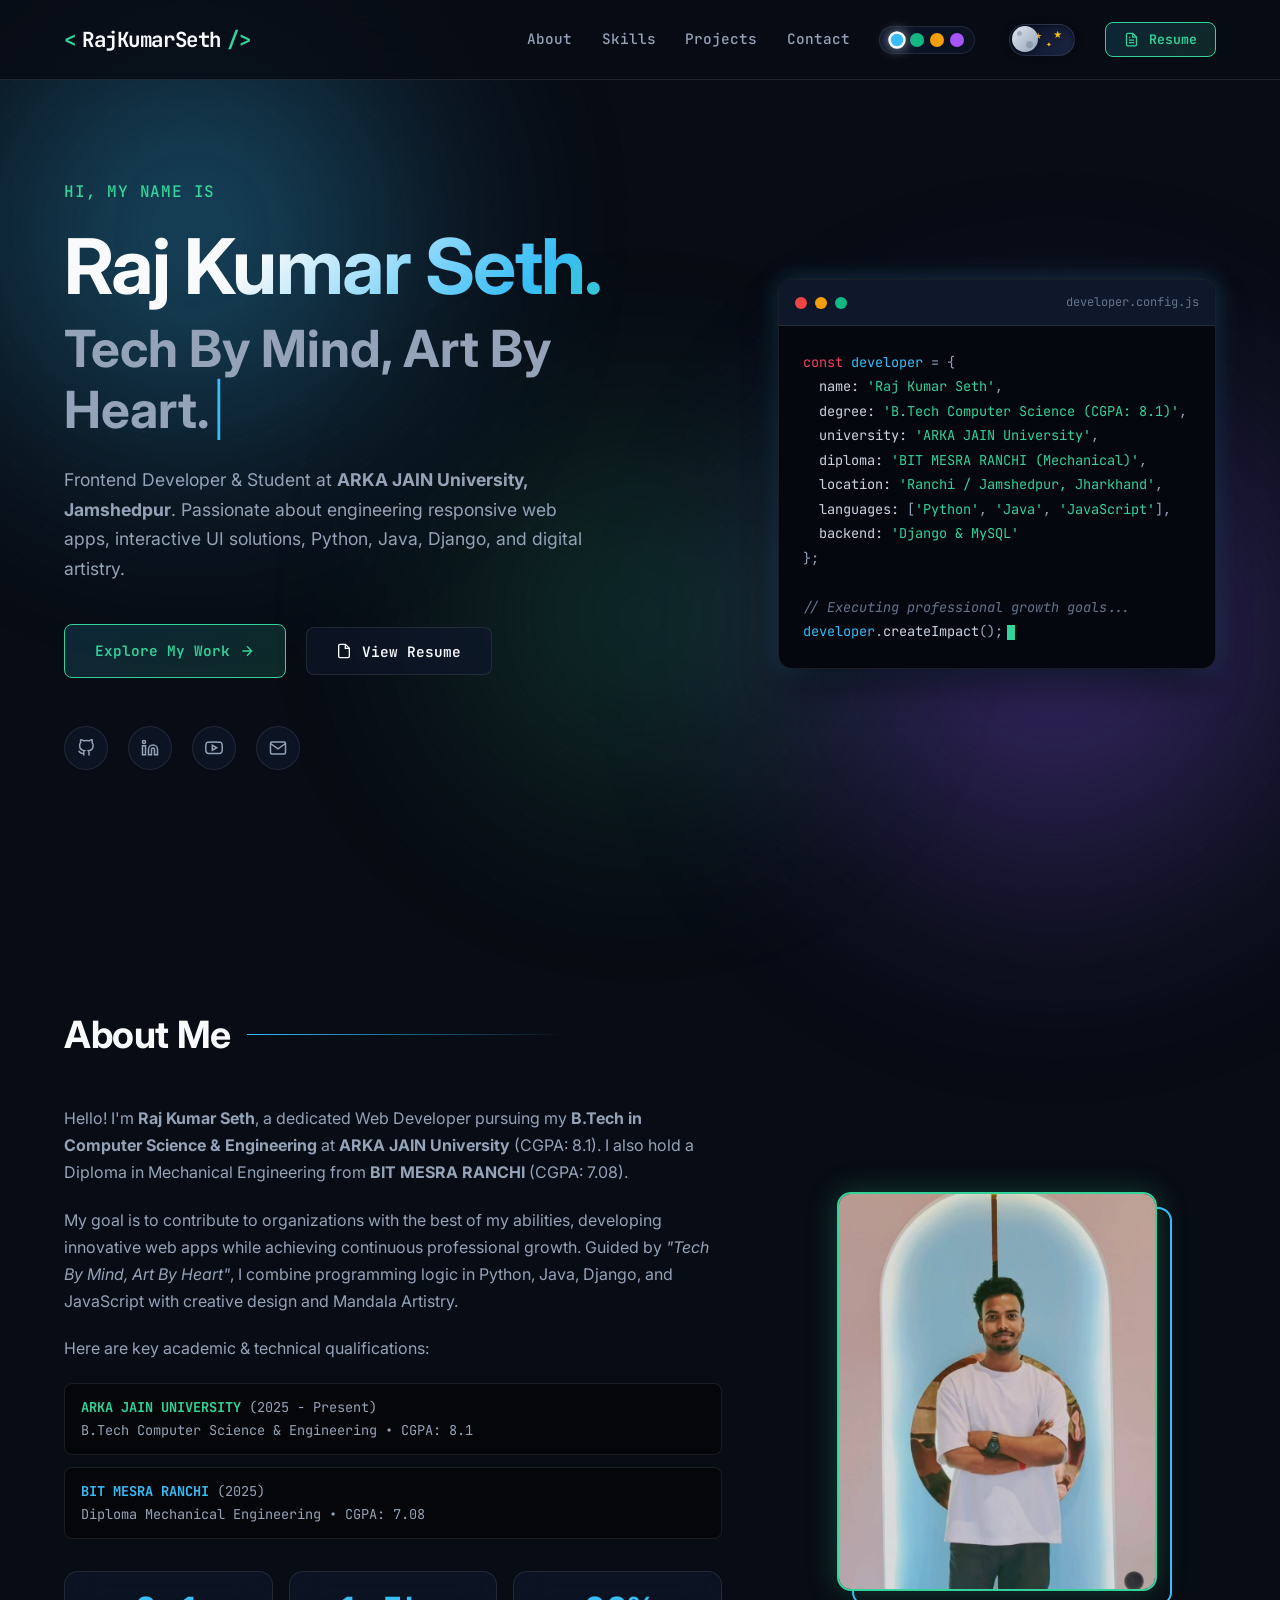
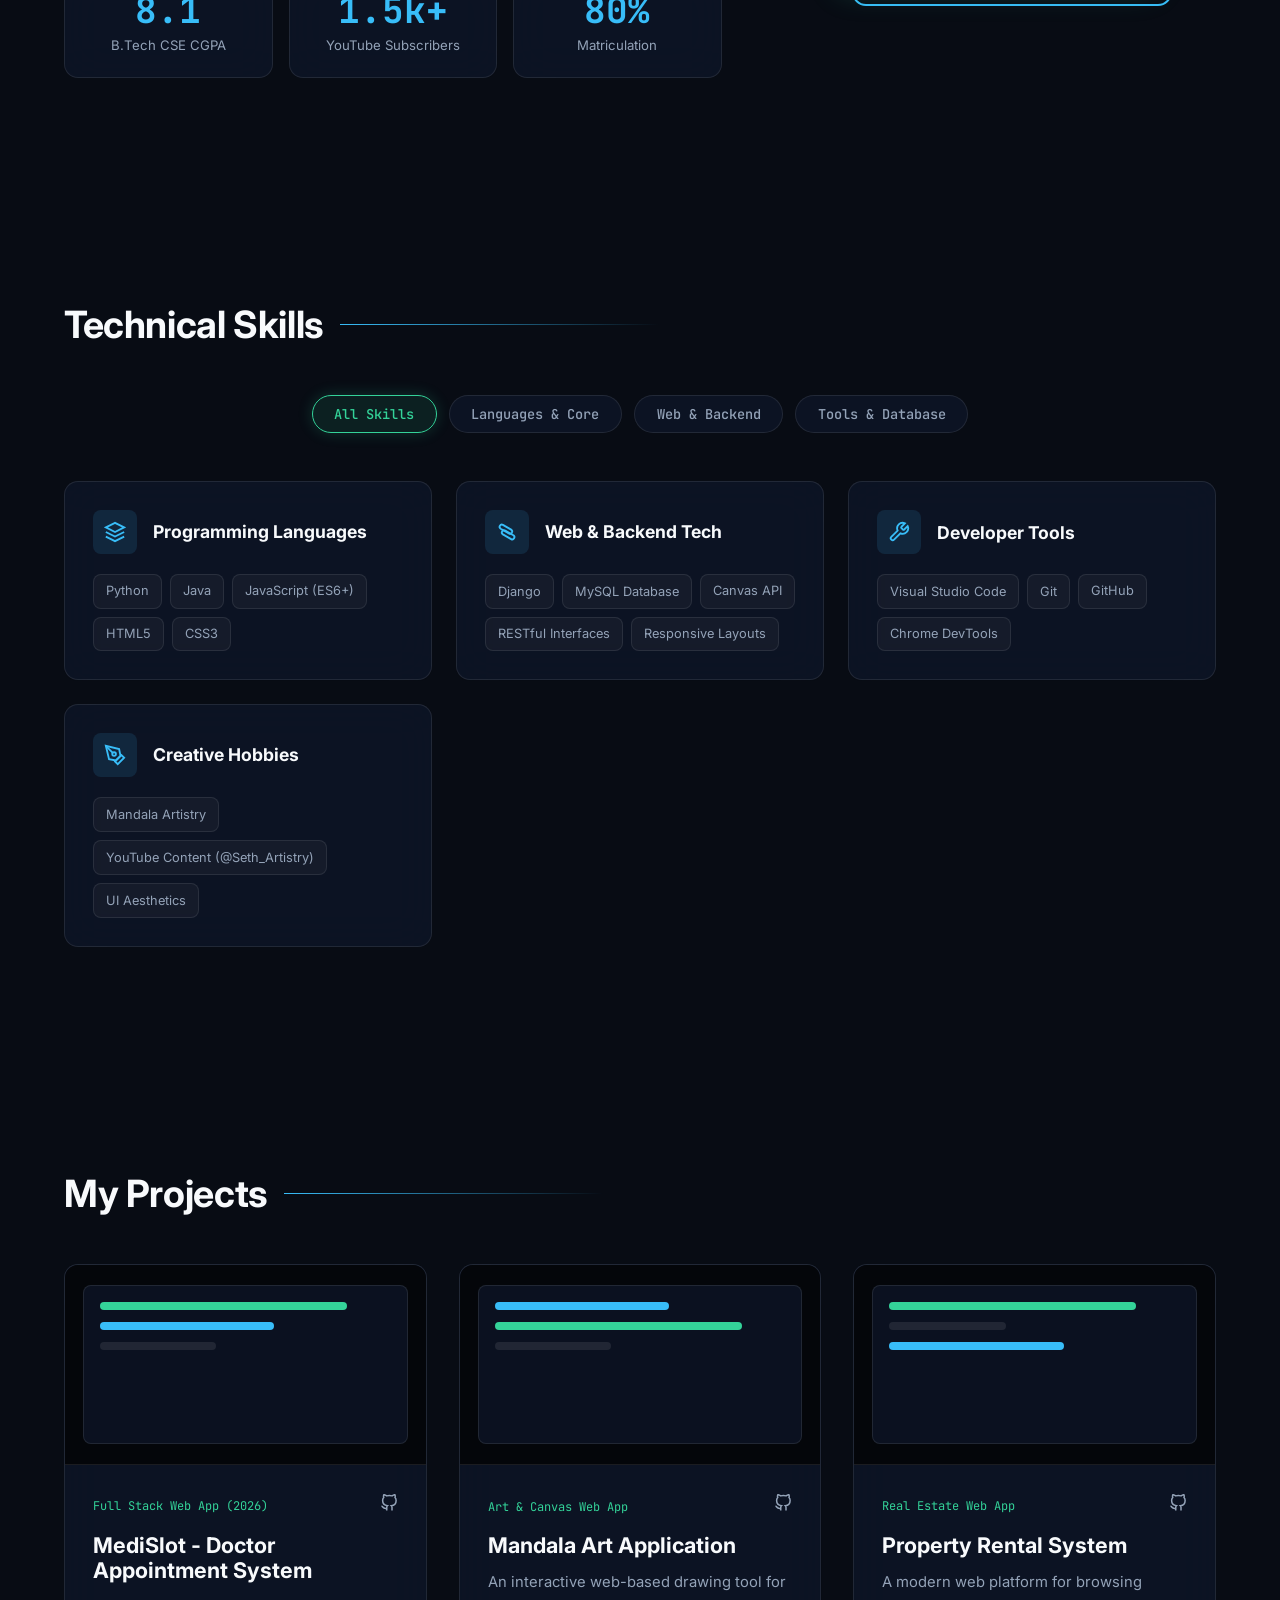
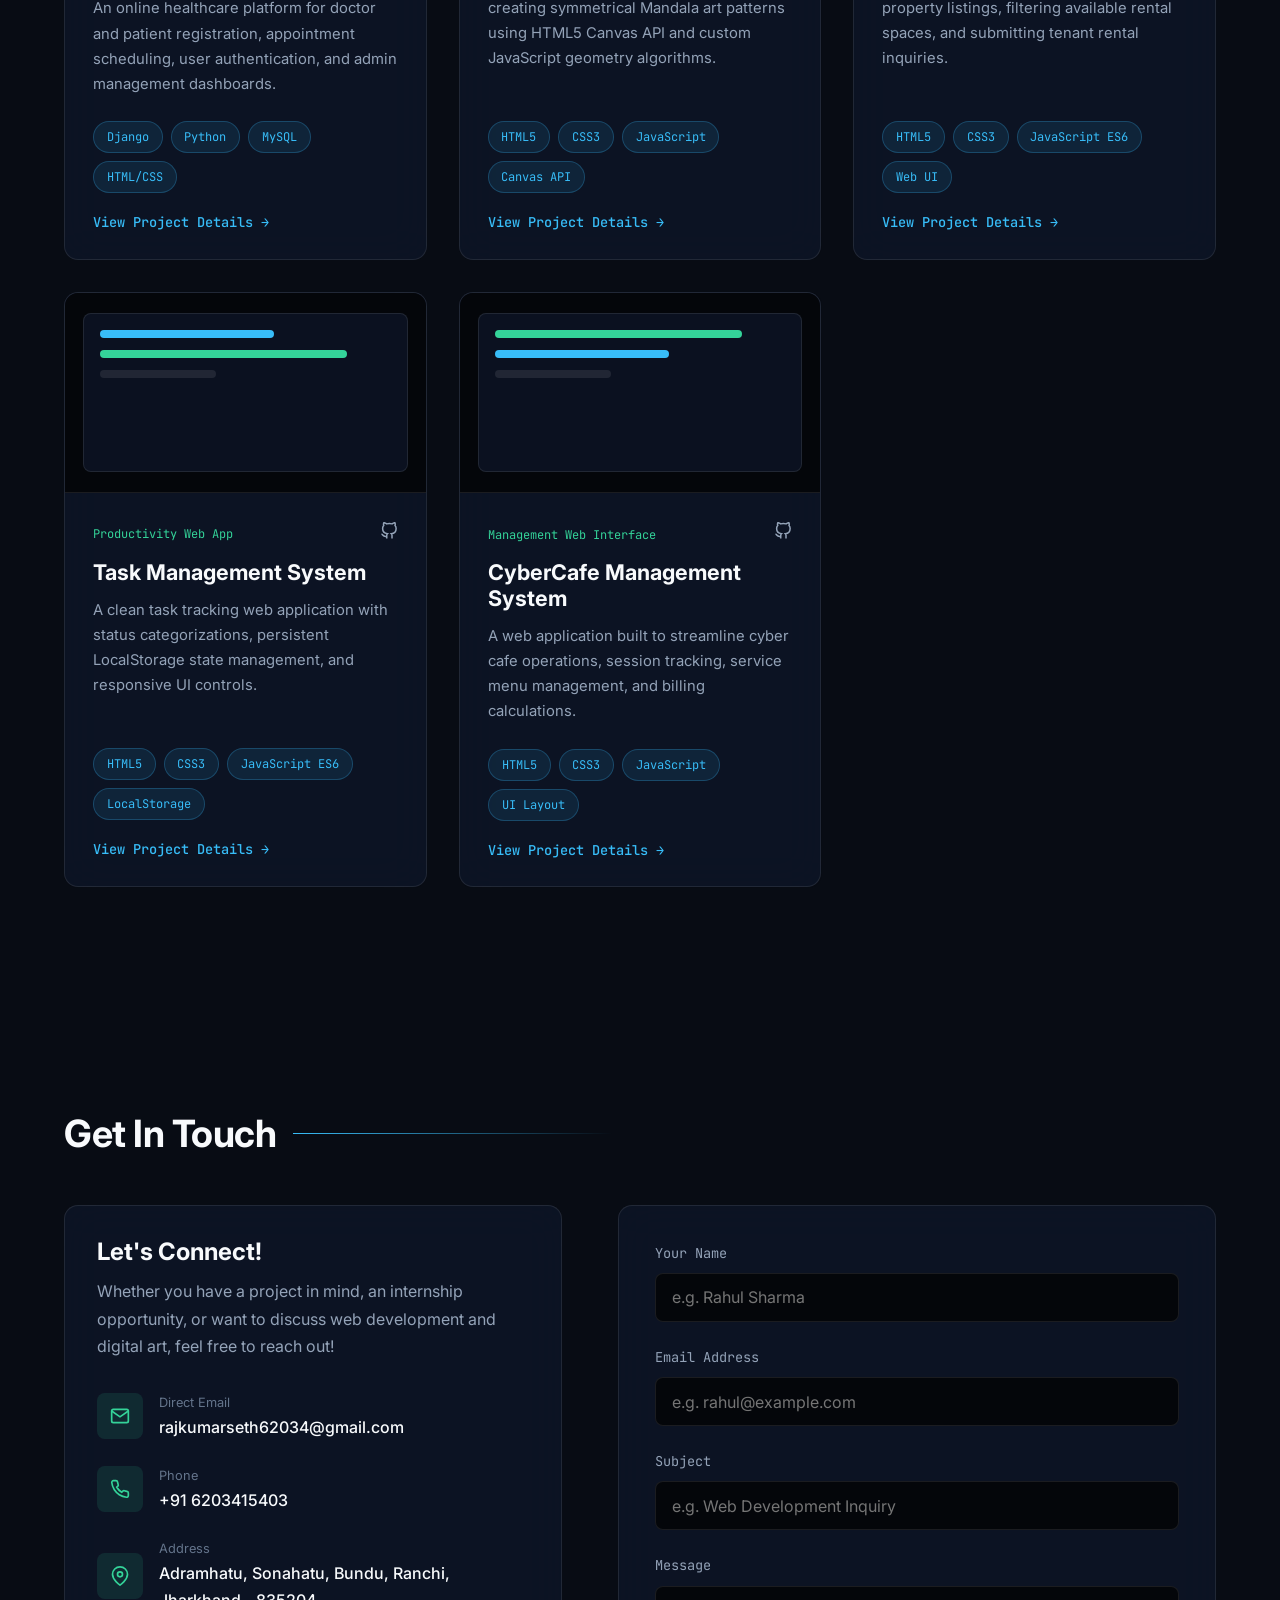
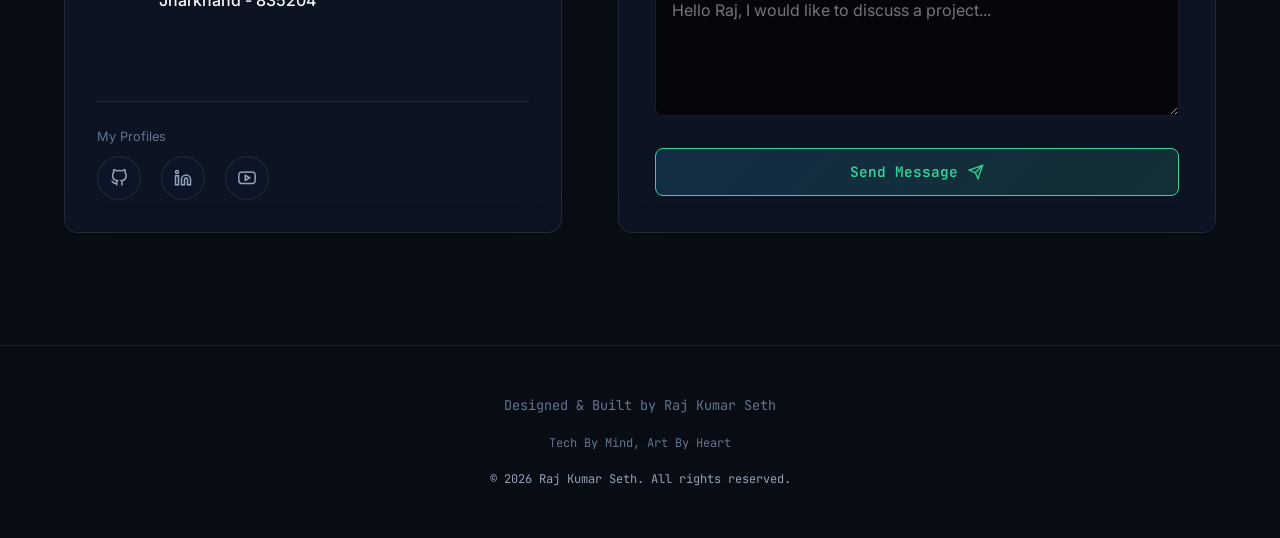
<file: index.html>
<!DOCTYPE html>
<html lang="en" class="scroll-smooth">

<head>
  <meta charset="UTF-8">
  <meta name="viewport" content="width=device-width, initial-scale=1.0">
  <title>Raj Kumar Seth | Frontend Developer & UI Creator</title>
  <meta name="description"
    content="Portfolio of Raj Kumar Seth - Frontend Developer & Student at ARKA JAIN University. Tech By Mind, Art By Heart.">
  <meta name="keywords"
    content="Raj Kumar Seth, Frontend Developer, Web Developer, JavaScript, HTML, CSS, Jamshedpur, Seth_Artistry">
  <meta name="author" content="Raj Kumar Seth">

  <!-- Google Fonts: Plus Jakarta Sans, Space Grotesk, Inter & JetBrains Mono -->
  <link rel="preconnect" href="https://fonts.googleapis.com">
  <link rel="preconnect" href="https://fonts.gstatic.com" crossorigin>
  <link
    href="https://fonts.googleapis.com/css2?family=Fira+Code:wght@400;500&family=Inter:wght@300;400;500;600;700;800&family=JetBrains+Mono:wght@400;500;600&family=Plus+Jakarta+Sans:wght@400;500;600;700;800&family=Space+Grotesk:wght@500;600;700&display=swap"
    rel="stylesheet">

  <!-- External Stylesheet -->
  <link rel="stylesheet" href="styles.css">
</head>

<body>

  <!-- Ambient Dynamic Glowing Mesh Background Orbs & Overlay -->
  <div class="ambient-glow ambient-glow-1"></div>
  <div class="ambient-glow ambient-glow-2"></div>
  <div class="ambient-glow ambient-glow-3"></div>
  <div class="bg-grid-overlay"></div>

  <!-- ==========================================================================
       HEADER / NAVIGATION
       ========================================================================== -->
  <header class="header" id="header">
    <div class="scroll-progress-bar" id="scroll-progress"></div>
    <div class="container header-nav">
      <a href="#hero" class="logo" aria-label="Home">
        <span class="logo-bracket">&lt;</span>RajKumarSeth<span class="logo-bracket">/&gt;</span>
      </a>

      <!-- Desktop Nav -->
      <nav aria-label="Main Navigation">
        <ul class="nav-menu" id="nav-menu">
          <li><a href="#about" class="nav-link">About</a></li>
          <li><a href="#skills" class="nav-link">Skills</a></li>
          <li><a href="#projects" class="nav-link">Projects</a></li>
          <li><a href="#contact" class="nav-link">Contact</a></li>
          <li>
            <!-- Interactive Color Palette Switcher -->
            <div class="palette-picker" title="Choose Accent Color Theme">
              <button class="palette-dot active" data-accent="cyan" aria-label="Aurora Cyan Theme"
                title="Aurora Cyan & Violet"></button>
              <button class="palette-dot" data-accent="emerald" aria-label="Ocean Emerald Theme"
                title="Ocean Emerald"></button>
              <button class="palette-dot" data-accent="sunset" aria-label="Cyber Sunset Theme"
                title="Cyber Sunset"></button>
              <button class="palette-dot" data-accent="amethyst" aria-label="Neon Amethyst Theme"
                title="Neon Amethyst"></button>
            </div>
          </li>
          <li>
            <!-- Custom Day/Night Landscape Switch Pill Toggle -->
            <button class="theme-switch-pill" id="theme-toggle" aria-label="Toggle Light and Dark Mode"
              title="Toggle Day/Night Theme">
              <div class="pill-track">
                <!-- Day Background Elements -->
                <div class="pill-sky-day">
                  <span class="cloud cloud-left"></span>
                  <span class="cloud cloud-right"></span>
                  <span class="mini-sun"></span>
                </div>
                <!-- Night Background Elements -->
                <div class="pill-sky-night">
                  <span class="star star-1">★</span>
                  <span class="star star-2">✦</span>
                  <span class="star star-3">★</span>
                  <span class="mini-moon"></span>
                </div>
                <!-- Sliding Knob -->
                <div class="pill-knob">
                  <div class="knob-sun-graphic"></div>
                  <div class="knob-moon-graphic">
                    <span class="crater c1"></span>
                    <span class="crater c2"></span>
                  </div>
                </div>
              </div>
            </button>
          </li>
          <li>
            <!-- Resume Option Button -->
            <button class="btn btn-primary btn-sm" id="resume-btn">
              <svg width="15" height="15" viewBox="0 0 24 24" fill="none" stroke="currentColor" stroke-width="2">
                <path d="M14 2H6a2 2 0 0 0-2 2v16a2 2 0 0 0 2 2h12a2 2 0 0 0 2-2V8z" />
                <polyline points="14 2 14 8 20 8" />
                <line x1="16" y1="13" x2="8" y2="13" />
                <line x1="16" y1="17" x2="8" y2="17" />
                <polyline points="10 9 9 9 8 9" />
              </svg>
              Resume
            </button>
          </li>
        </ul>
      </nav>

      <!-- Mobile Hamburger Toggle -->
      <button class="nav-toggle" id="nav-toggle" aria-label="Toggle Menu">
        <span class="hamburger-box">
          <span class="hamburger-inner"></span>
        </span>
      </button>
    </div>
  </header>

  <main>
    <!-- ==========================================================================
         HERO SECTION
         ========================================================================== -->
    <section class="hero-section" id="hero">
      <div class="container">
        <div class="hero-grid">
          <div class="hero-content">
            <span class="hero-subtitle reveal">Hi, my name is</span>
            <h1 class="hero-title reveal delay-1">Raj Kumar Seth.</h1>
            <h2 class="hero-headline reveal delay-2"><span id="typewriter">Tech By Mind, Art By Heart.</span><span
                class="typewriter-cursor">|</span></h2>
            <p class="hero-bio reveal delay-3">
              Frontend Developer & Student at <strong>ARKA JAIN University, Jamshedpur</strong>. Passionate about
              engineering responsive web apps, interactive UI solutions, Python, Java, Django, and digital artistry.
            </p>

            <div class="hero-actions reveal delay-4">
              <a href="#projects" class="btn btn-primary">
                Explore My Work
                <svg width="16" height="16" viewBox="0 0 24 24" fill="none" stroke="currentColor" stroke-width="2">
                  <path d="M5 12h14M12 5l7 7-7 7" />
                </svg>
              </a>
              <button class="btn btn-secondary" id="hero-resume-btn">
                <svg width="16" height="16" viewBox="0 0 24 24" fill="none" stroke="currentColor" stroke-width="2">
                  <path d="M14 2H6a2 2 0 0 0-2 2v16a2 2 0 0 0 2 2h12a2 2 0 0 0 2-2V8z" />
                  <polyline points="14 2 14 8 20 8" />
                </svg>
                View Resume
              </button>
            </div>

            <!-- Social Links (GitHub, LinkedIn, YouTube, Email) -->
            <div class="social-links reveal delay-4">
              <a href="https://github.com/rajkumarseth620" target="_blank" rel="noopener noreferrer" class="social-icon"
                aria-label="GitHub Profile">
                <svg width="18" height="18" viewBox="0 0 24 24" fill="none" stroke="currentColor" stroke-width="2">
                  <path
                    d="M9 19c-5 1.5-5-2.5-7-3m14 6v-3.87a3.37 3.37 0 0 0-.94-2.61c3.14-.35 6.44-1.54 6.44-7A5.44 5.44 0 0 0 20 4.77 5.07 5.07 0 0 0 19.91 1S18.73.65 16 2.48a13.38 13.38 0 0 0-7 0C6.27.65 5.09 1 5.09 1A5.07 5.07 0 0 0 5 4.77a5.44 5.44 0 0 0-1.5 3.78c0 5.42 3.3 6.61 6.44 7A3.37 3.37 0 0 0 9 18.13V22" />
                </svg>
              </a>
              <a href="https://www.linkedin.com/in/raj-kumar-seth-7871b0254/" target="_blank" rel="noopener noreferrer"
                class="social-icon" aria-label="LinkedIn Profile">
                <svg width="18" height="18" viewBox="0 0 24 24" fill="none" stroke="currentColor" stroke-width="2">
                  <path
                    d="M16 8a6 6 0 0 1 6 6v7h-4v-7a2 2 0 0 0-2-2 2 2 0 0 0-2 2v7h-4v-7a6 6 0 0 1 6-6zM2 9h4v12H2z" />
                  <circle cx="4" cy="4" r="2" />
                </svg>
              </a>
              <a href="https://www.youtube.com/@Seth_Artistry" target="_blank" rel="noopener noreferrer"
                class="social-icon" aria-label="YouTube Channel Seth_Artistry">
                <svg width="18" height="18" viewBox="0 0 24 24" fill="none" stroke="currentColor" stroke-width="2">
                  <path
                    d="M22.54 6.42a2.78 2.78 0 0 0-1.94-2C18.88 4 12 4 12 4s-6.88 0-8.6.46a2.78 2.78 0 0 0-1.94 2A29 29 0 0 0 1 11.75a29 29 0 0 0 .46 5.33A2.78 2.78 0 0 0 3.4 19c1.72.46 8.6.46 8.6.46s6.88 0 8.6-.46a2.78 2.78 0 0 0 1.94-2 29 29 0 0 0 .46-5.25 29 29 0 0 0-.46-5.33z" />
                  <polygon points="9.75 15.02 15.5 11.75 9.75 8.48 9.75 15.02" />
                </svg>
              </a>
              <a href="mailto:rajkumarseth62034@gmail.com" class="social-icon" aria-label="Direct Email">
                <svg width="18" height="18" viewBox="0 0 24 24" fill="none" stroke="currentColor" stroke-width="2">
                  <path d="M4 4h16c1.1 0 2 .9 2 2v12c0 1.1-.9 2-2 2H4c-1.1 0-2-.9-2-2V6c0-1.1.9-2 2-2z" />
                  <polyline points="22,6 12,13 2,6" />
                </svg>
              </a>
            </div>
          </div>

          <!-- Hero Graphic / Interactive Code Terminal -->
          <div class="hero-visual reveal delay-2">
            <div class="terminal-window">
              <div class="terminal-header">
                <div class="terminal-dot dot-red"></div>
                <div class="terminal-dot dot-yellow"></div>
                <div class="terminal-dot dot-green"></div>
                <span class="terminal-title">developer.config.js</span>
              </div>
              <div class="terminal-body">
                <div><span class="code-keyword">const</span> <span class="code-variable">developer</span> = {</div>
                <div>&nbsp;&nbsp;<span class="code-property">name:</span> <span class="code-string">'Raj Kumar
                    Seth'</span>,</div>
                <div>&nbsp;&nbsp;<span class="code-property">degree:</span> <span class="code-string">'B.Tech Computer
                    Science (CGPA: 8.1)'</span>,</div>
                <div>&nbsp;&nbsp;<span class="code-property">university:</span> <span class="code-string">'ARKA JAIN
                    University'</span>,</div>
                <div>&nbsp;&nbsp;<span class="code-property">diploma:</span> <span class="code-string">'BIT MESRA RANCHI
                    (Mechanical)'</span>,</div>
                <div>&nbsp;&nbsp;<span class="code-property">location:</span> <span class="code-string">'Ranchi /
                    Jamshedpur, Jharkhand'</span>,</div>
                <div>&nbsp;&nbsp;<span class="code-property">languages:</span> [<span
                    class="code-string">'Python'</span>, <span class="code-string">'Java'</span>, <span
                    class="code-string">'JavaScript'</span>],</div>
                <div>&nbsp;&nbsp;<span class="code-property">backend:</span> <span class="code-string">'Django &
                    MySQL'</span></div>
                <div>};</div>
                <br>
                <div><span class="code-comment">// Executing professional growth goals...</span></div>
                <div><span class="code-variable">developer</span>.<span
                    class="code-property">createImpact</span>();<span class="cursor-blink"></span></div>
              </div>
            </div>
          </div>
        </div>
      </div>
    </section>

    <!-- ==========================================================================
         ABOUT SECTION
         ========================================================================== -->
    <section class="section" id="about">
      <div class="container">
        <h2 class="section-title reveal">
          About Me
        </h2>

        <div class="about-grid">
          <div class="about-text reveal delay-1">
            <p>
              Hello! I'm <strong>Raj Kumar Seth</strong>, a dedicated Web Developer pursuing my <strong>B.Tech in
                Computer Science & Engineering</strong> at <strong>ARKA JAIN University</strong> (CGPA: 8.1). I also
              hold a Diploma in Mechanical Engineering from <strong>BIT MESRA RANCHI</strong> (CGPA: 7.08).
            </p>
            <p>
              My goal is to contribute to organizations with the best of my abilities, developing innovative web apps
              while achieving continuous professional growth. Guided by <em>"Tech By Mind, Art By Heart"</em>, I combine
              programming logic in Python, Java, Django, and JavaScript with creative design and Mandala Artistry.
            </p>
            <p>
              Here are key academic & technical qualifications:
            </p>

            <!-- Academic Qualifications Grid -->
            <div
              style="display: flex; flex-direction: column; gap: 0.75rem; margin-top: 1rem; font-family: var(--font-mono); font-size: 0.85rem;">
              <div
                style="background: var(--bg-darker); padding: 0.75rem 1rem; border-radius: var(--radius-sm); border: 1px solid var(--border-color);">
                <span style="color: var(--accent-teal); font-weight: 700;">ARKA JAIN UNIVERSITY</span> (2025 - Present)
                <div style="color: var(--text-secondary);">B.Tech Computer Science & Engineering • CGPA: 8.1</div>
              </div>
              <div
                style="background: var(--bg-darker); padding: 0.75rem 1rem; border-radius: var(--radius-sm); border: 1px solid var(--border-color);">
                <span style="color: var(--accent-cyan); font-weight: 700;">BIT MESRA RANCHI</span> (2025)
                <div style="color: var(--text-secondary);">Diploma Mechanical Engineering • CGPA: 7.08</div>
              </div>
            </div>

            <!-- Highlights Stats -->
            <div class="stats-grid">
              <div class="spotlight-card stat-card">
                <div class="stat-number">8.1</div>
                <div class="stat-label">B.Tech CSE CGPA</div>
              </div>
              <div class="spotlight-card stat-card">
                <div class="stat-number">1.5k+</div>
                <div class="stat-label">YouTube Subscribers</div>
              </div>
              <div class="spotlight-card stat-card">
                <div class="stat-number">80%</div>
                <div class="stat-label">Matriculation</div>
              </div>
            </div>
          </div>

          <!-- Real Profile Photo Frame -->
          <div class="about-profile reveal delay-2">
            <div class="profile-frame">
              <div class="profile-wrapper">
                <img src="profile.jpg" alt="Raj Kumar Seth" class="profile-img">
                <div class="profile-overlay"></div>
              </div>
            </div>
          </div>
        </div>
      </div>
    </section>

    <!-- ==========================================================================
         SKILLS SECTION
         ========================================================================== -->
    <section class="section" id="skills">
      <div class="container">
        <h2 class="section-title reveal">
          Technical Skills
        </h2>

        <!-- Category Filter Tabs -->
        <div class="skills-filter reveal delay-1">
          <button class="filter-btn active" data-filter="all">All Skills</button>
          <button class="filter-btn" data-filter="languages">Languages & Core</button>
          <button class="filter-btn" data-filter="web">Web & Backend</button>
          <button class="filter-btn" data-filter="tools">Tools & Database</button>
        </div>

        <!-- Skills Cards Grid -->
        <div class="skills-grid reveal delay-2">
          <!-- Skill Card 1 -->
          <div class="spotlight-card skill-card" data-category="languages">
            <div class="skill-header">
              <div class="skill-icon-box">
                <svg width="22" height="22" viewBox="0 0 24 24" fill="none" stroke="currentColor" stroke-width="2">
                  <polygon points="12 2 2 7 12 12 22 7 12 2" />
                  <polyline points="2 17 12 22 22 17" />
                  <polyline points="2 12 12 17 22 12" />
                </svg>
              </div>
              <h3 class="skill-title">Programming Languages</h3>
            </div>
            <div class="skill-tags">
              <span class="skill-pill">Python</span>
              <span class="skill-pill">Java</span>
              <span class="skill-pill">JavaScript (ES6+)</span>
              <span class="skill-pill">HTML5</span>
              <span class="skill-pill">CSS3</span>
            </div>
          </div>

          <!-- Skill Card 2 -->
          <div class="spotlight-card skill-card" data-category="web">
            <div class="skill-header">
              <div class="skill-icon-box">
                <svg width="22" height="22" viewBox="0 0 24 24" fill="none" stroke="currentColor" stroke-width="2">
                  <path
                    d="M16.5 9.4 7.55 4.24a2.5 2.5 0 0 0-3.31.83 2.5 2.5 0 0 0 .83 3.31l8.95 5.16a2.5 2.5 0 0 0 3.31-.83 2.5 2.5 0 0 0-.83-3.31z" />
                  <path
                    d="m7.5 14.6 8.95 5.16a2.5 2.5 0 0 0 3.31-.83 2.5 2.5 0 0 0-.83-3.31l-8.95-5.16a2.5 2.5 0 0 0-3.31.83 2.5 2.5 0 0 0 .83 3.31z" />
                </svg>
              </div>
              <h3 class="skill-title">Web & Backend Tech</h3>
            </div>
            <div class="skill-tags">
              <span class="skill-pill">Django</span>
              <span class="skill-pill">MySQL Database</span>
              <span class="skill-pill">Canvas API</span>
              <span class="skill-pill">RESTful Interfaces</span>
              <span class="skill-pill">Responsive Layouts</span>
            </div>
          </div>

          <!-- Skill Card 3 -->
          <div class="spotlight-card skill-card" data-category="tools">
            <div class="skill-header">
              <div class="skill-icon-box">
                <svg width="22" height="22" viewBox="0 0 24 24" fill="none" stroke="currentColor" stroke-width="2">
                  <path
                    d="M14.7 6.3a1 1 0 0 0 0 1.4l1.6 1.6a1 1 0 0 0 1.4 0l3.77-3.77a6 6 0 0 1-7.94 7.94l-6.91 6.91a2.12 2.12 0 0 1-3-3l6.91-6.91a6 6 0 0 1 7.94-7.94l-3.76 3.76z" />
                </svg>
              </div>
              <h3 class="skill-title">Developer Tools</h3>
            </div>
            <div class="skill-tags">
              <span class="skill-pill">Visual Studio Code</span>
              <span class="skill-pill">Git</span>
              <span class="skill-pill">GitHub</span>
              <span class="skill-pill">Chrome DevTools</span>
            </div>
          </div>

          <!-- Skill Card 4 -->
          <div class="spotlight-card skill-card" data-category="tools">
            <div class="skill-header">
              <div class="skill-icon-box">
                <svg width="22" height="22" viewBox="0 0 24 24" fill="none" stroke="currentColor" stroke-width="2">
                  <path d="M12 19l7-7 3 3-7 7-3-3z" />
                  <path d="M18 13l-1.5-7.5L2 2l3.5 14.5L13 18l5-5z" />
                  <path d="M2 2l7.586 7.586" />
                  <circle cx="11" cy="11" r="2" />
                </svg>
              </div>
              <h3 class="skill-title">Creative Hobbies</h3>
            </div>
            <div class="skill-tags">
              <span class="skill-pill">Mandala Artistry</span>
              <span class="skill-pill">YouTube Content (@Seth_Artistry)</span>
              <span class="skill-pill">UI Aesthetics</span>
            </div>
          </div>
        </div>
      </div>
    </section>

    <!-- ==========================================================================
         FEATURED PROJECTS SECTION
         ========================================================================== -->
    <section class="section" id="projects">
      <div class="container">
        <h2 class="section-title reveal">
          My Projects
        </h2>

        <div class="projects-grid reveal delay-1">

          <!-- Project Card 0: MediSlot (Featured Resume Project) -->
          <div class="spotlight-card project-card">
            <div class="project-preview">
              <div class="project-preview-graphic">
                <div class="graphic-bar teal"></div>
                <div class="graphic-bar cyan"></div>
                <div class="graphic-bar short"></div>
              </div>
            </div>
            <div class="project-content">
              <div class="project-top-row">
                <span class="project-category">Full Stack Web App (2026)</span>
                <div class="project-links">
                  <a href="https://github.com/rajkumarseth620" target="_blank" rel="noopener noreferrer"
                    class="project-link-icon" aria-label="GitHub Repository">
                    <svg width="18" height="18" viewBox="0 0 24 24" fill="none" stroke="currentColor" stroke-width="2">
                      <path
                        d="M9 19c-5 1.5-5-2.5-7-3m14 6v-3.87a3.37 3.37 0 0 0-.94-2.61c3.14-.35 6.44-1.54 6.44-7A5.44 5.44 0 0 0 20 4.77 5.07 5.07 0 0 0 19.91 1S18.73.65 16 2.48a13.38 13.38 0 0 0-7 0C6.27.65 5.09 1 5.09 1A5.07 5.07 0 0 0 5 4.77a5.44 5.44 0 0 0-1.5 3.78c0 5.42 3.3 6.61 6.44 7A3.37 3.37 0 0 0 9 18.13V22" />
                    </svg>
                  </a>
                </div>
              </div>

              <h3 class="project-title">MediSlot - Doctor Appointment System</h3>
              <p class="project-desc">
                An online healthcare platform for doctor and patient registration, appointment scheduling, user
                authentication, and admin management dashboards.
              </p>

              <div class="project-tech-stack">
                <span class="tag">Django</span>
                <span class="tag">Python</span>
                <span class="tag">MySQL</span>
                <span class="tag">HTML/CSS</span>
              </div>

              <button class="project-modal-btn" data-title="MediSlot - Doctor Appointment System"
                data-subtitle="Full Stack Healthcare Web Application (Group Project 2026)"
                data-desc="MediSlot is a full-stack doctor appointment and healthcare management platform developed by Raj Kumar Seth and team."
                data-features="Doctor & patient user authentication, Real-time appointment booking slot selector, Video consultation feature integration, Admin dashboard to manage appointments doctors and patient reviews"
                data-repo="https://github.com/rajkumarseth620">
                View Project Details &rarr;
              </button>
            </div>
          </div>

          <!-- Project Card 1: Mandala-Art -->
          <div class="spotlight-card project-card">
            <div class="project-preview">
              <div class="project-preview-graphic">
                <div class="graphic-bar cyan"></div>
                <div class="graphic-bar teal"></div>
                <div class="graphic-bar short"></div>
              </div>
            </div>
            <div class="project-content">
              <div class="project-top-row">
                <span class="project-category">Art & Canvas Web App</span>
                <div class="project-links">
                  <a href="https://github.com/rajkumarseth620/Mandala-Art" target="_blank" rel="noopener noreferrer"
                    class="project-link-icon" aria-label="GitHub Repository">
                    <svg width="18" height="18" viewBox="0 0 24 24" fill="none" stroke="currentColor" stroke-width="2">
                      <path
                        d="M9 19c-5 1.5-5-2.5-7-3m14 6v-3.87a3.37 3.37 0 0 0-.94-2.61c3.14-.35 6.44-1.54 6.44-7A5.44 5.44 0 0 0 20 4.77 5.07 5.07 0 0 0 19.91 1S18.73.65 16 2.48a13.38 13.38 0 0 0-7 0C6.27.65 5.09 1 5.09 1A5.07 5.07 0 0 0 5 4.77a5.44 5.44 0 0 0-1.5 3.78c0 5.42 3.3 6.61 6.44 7A3.37 3.37 0 0 0 9 18.13V22" />
                    </svg>
                  </a>
                </div>
              </div>

              <h3 class="project-title">Mandala Art Application</h3>
              <p class="project-desc">
                An interactive web-based drawing tool for creating symmetrical Mandala art patterns using HTML5 Canvas
                API and custom JavaScript geometry algorithms.
              </p>

              <div class="project-tech-stack">
                <span class="tag">HTML5</span>
                <span class="tag">CSS3</span>
                <span class="tag">JavaScript</span>
                <span class="tag">Canvas API</span>
              </div>

              <button class="project-modal-btn" data-title="Mandala Art Application"
                data-subtitle="Interactive Canvas Drawing Engine"
                data-desc="Mandala Art is a creative digital canvas tool designed by Raj Kumar Seth to generate complex radial geometric patterns automatically as the user draws."
                data-features="Radial symmetry mathematical algorithms, Real-time stroke previewing, Custom brush color pickers, High-resolution canvas image exporting"
                data-repo="https://github.com/rajkumarseth620/Mandala-Art">
                View Project Details &rarr;
              </button>
            </div>
          </div>

          <!-- Project Card 2: Property Rental System -->
          <div class="spotlight-card project-card">
            <div class="project-preview">
              <div class="project-preview-graphic">
                <div class="graphic-bar teal"></div>
                <div class="graphic-bar short"></div>
                <div class="graphic-bar cyan"></div>
              </div>
            </div>
            <div class="project-content">
              <div class="project-top-row">
                <span class="project-category">Real Estate Web App</span>
                <div class="project-links">
                  <a href="https://github.com/rajkumarseth620/Property_Rental_System" target="_blank"
                    rel="noopener noreferrer" class="project-link-icon" aria-label="GitHub Repository">
                    <svg width="18" height="18" viewBox="0 0 24 24" fill="none" stroke="currentColor" stroke-width="2">
                      <path
                        d="M9 19c-5 1.5-5-2.5-7-3m14 6v-3.87a3.37 3.37 0 0 0-.94-2.61c3.14-.35 6.44-1.54 6.44-7A5.44 5.44 0 0 0 20 4.77 5.07 5.07 0 0 0 19.91 1S18.73.65 16 2.48a13.38 13.38 0 0 0-7 0C6.27.65 5.09 1 5.09 1A5.07 5.07 0 0 0 5 4.77a5.44 5.44 0 0 0-1.5 3.78c0 5.42 3.3 6.61 6.44 7A3.37 3.37 0 0 0 9 18.13V22" />
                    </svg>
                  </a>
                </div>
              </div>

              <h3 class="project-title">Property Rental System</h3>
              <p class="project-desc">
                A modern web platform for browsing property listings, filtering available rental spaces, and submitting
                tenant rental inquiries.
              </p>

              <div class="project-tech-stack">
                <span class="tag">HTML5</span>
                <span class="tag">CSS3</span>
                <span class="tag">JavaScript ES6</span>
                <span class="tag">Web UI</span>
              </div>

              <button class="project-modal-btn" data-title="Property Rental System"
                data-subtitle="Real Estate Management Platform"
                data-desc="Property Rental System allows users to search, inspect amenities, and filter rental properties with an intuitive modern UI layout."
                data-features="Property listing grid with category filtering, Detailed amenity modal viewer, Inquiry request form validation, Fully responsive layout across mobile and desktop"
                data-repo="https://github.com/rajkumarseth620/Property_Rental_System">
                View Project Details &rarr;
              </button>
            </div>
          </div>

          <!-- Project Card 3: Task Management -->
          <div class="spotlight-card project-card">
            <div class="project-preview">
              <div class="project-preview-graphic">
                <div class="graphic-bar cyan"></div>
                <div class="graphic-bar teal"></div>
                <div class="graphic-bar short"></div>
              </div>
            </div>
            <div class="project-content">
              <div class="project-top-row">
                <span class="project-category">Productivity Web App</span>
                <div class="project-links">
                  <a href="https://github.com/rajkumarseth620/TaskManagement" target="_blank" rel="noopener noreferrer"
                    class="project-link-icon" aria-label="GitHub Repository">
                    <svg width="18" height="18" viewBox="0 0 24 24" fill="none" stroke="currentColor" stroke-width="2">
                      <path
                        d="M9 19c-5 1.5-5-2.5-7-3m14 6v-3.87a3.37 3.37 0 0 0-.94-2.61c3.14-.35 6.44-1.54 6.44-7A5.44 5.44 0 0 0 20 4.77 5.07 5.07 0 0 0 19.91 1S18.73.65 16 2.48a13.38 13.38 0 0 0-7 0C6.27.65 5.09 1 5.09 1A5.07 5.07 0 0 0 5 4.77a5.44 5.44 0 0 0-1.5 3.78c0 5.42 3.3 6.61 6.44 7A3.37 3.37 0 0 0 9 18.13V22" />
                    </svg>
                  </a>
                </div>
              </div>

              <h3 class="project-title">Task Management System</h3>
              <p class="project-desc">
                A clean task tracking web application with status categorizations, persistent LocalStorage state
                management, and responsive UI controls.
              </p>

              <div class="project-tech-stack">
                <span class="tag">HTML5</span>
                <span class="tag">CSS3</span>
                <span class="tag">JavaScript ES6</span>
                <span class="tag">LocalStorage</span>
              </div>

              <button class="project-modal-btn" data-title="Task Management System"
                data-subtitle="Productivity & Workflow App"
                data-desc="TaskManagement allows users to organize daily tasks into clear workflows with complete data persistence."
                data-features="Add, edit, and delete tasks dynamically, Category & priority filtering, Persistent browser LocalStorage sync, Clean responsive dark card UI"
                data-repo="https://github.com/rajkumarseth620/TaskManagement">
                View Project Details &rarr;
              </button>
            </div>
          </div>

          <!-- Project Card 4: CyberCafe -->
          <div class="spotlight-card project-card">
            <div class="project-preview">
              <div class="project-preview-graphic">
                <div class="graphic-bar teal"></div>
                <div class="graphic-bar cyan"></div>
                <div class="graphic-bar short"></div>
              </div>
            </div>
            <div class="project-content">
              <div class="project-top-row">
                <span class="project-category">Management Web Interface</span>
                <div class="project-links">
                  <a href="https://github.com/rajkumarseth620/CyberCafe" target="_blank" rel="noopener noreferrer"
                    class="project-link-icon" aria-label="GitHub Repository">
                    <svg width="18" height="18" viewBox="0 0 24 24" fill="none" stroke="currentColor" stroke-width="2">
                      <path
                        d="M9 19c-5 1.5-5-2.5-7-3m14 6v-3.87a3.37 3.37 0 0 0-.94-2.61c3.14-.35 6.44-1.54 6.44-7A5.44 5.44 0 0 0 20 4.77 5.07 5.07 0 0 0 19.91 1S18.73.65 16 2.48a13.38 13.38 0 0 0-7 0C6.27.65 5.09 1 5.09 1A5.07 5.07 0 0 0 5 4.77a5.44 5.44 0 0 0-1.5 3.78c0 5.42 3.3 6.61 6.44 7A3.37 3.37 0 0 0 9 18.13V22" />
                    </svg>
                  </a>
                </div>
              </div>

              <h3 class="project-title">CyberCafe Management System</h3>
              <p class="project-desc">
                A web application built to streamline cyber cafe operations, session tracking, service menu management,
                and billing calculations.
              </p>

              <div class="project-tech-stack">
                <span class="tag">HTML5</span>
                <span class="tag">CSS3</span>
                <span class="tag">JavaScript</span>
                <span class="tag">UI Layout</span>
              </div>

              <button class="project-modal-btn" data-title="CyberCafe Management System"
                data-subtitle="Web-based Service Management"
                data-desc="CyberCafe provides an accessible interface for managing customer computer sessions, services rendered, and automated receipts."
                data-features="Interactive service menu options, Time-based rate calculator, Clean tabular user dashboard, Fully responsive layout"
                data-repo="https://github.com/rajkumarseth620/CyberCafe">
                View Project Details &rarr;
              </button>
            </div>
          </div>

        </div>
      </div>
    </section>

    <!-- ==========================================================================
         CONTACT SECTION
         ========================================================================== -->
    <section class="section" id="contact">
      <div class="container">
        <h2 class="section-title reveal">
          Get In Touch
        </h2>

        <div class="contact-grid">
          <!-- Contact Details Sidebar -->
          <div class="spotlight-card contact-info-card reveal delay-1">
            <div>
              <h3 style="font-size: 1.5rem; margin-bottom: 0.75rem;">Let's Connect!</h3>
              <p style="color: var(--text-secondary);">
                Whether you have a project in mind, an internship opportunity, or want to discuss web development and
                digital art, feel free to reach out!
              </p>

              <div class="contact-methods">
                <div class="contact-method-item">
                  <div class="contact-icon">
                    <svg width="20" height="20" viewBox="0 0 24 24" fill="none" stroke="currentColor" stroke-width="2">
                      <path d="M4 4h16c1.1 0 2 .9 2 2v12c0 1.1-.9 2-2 2H4c-1.1 0-2-.9-2-2V6c0-1.1.9-2 2-2z" />
                      <polyline points="22,6 12,13 2,6" />
                    </svg>
                  </div>
                  <div>
                    <span class="method-label">Direct Email</span>
                    <a href="mailto:rajkumarseth62034@gmail.com" class="method-value">rajkumarseth62034@gmail.com</a>
                  </div>
                </div>

                <div class="contact-method-item">
                  <div class="contact-icon">
                    <svg width="20" height="20" viewBox="0 0 24 24" fill="none" stroke="currentColor" stroke-width="2">
                      <path
                        d="M22 16.92v3a2 2 0 0 1-2.18 2 19.79 19.79 0 0 1-8.63-3.07 19.5 19.5 0 0 1-6-6 19.79 19.79 0 0 1-3.07-8.67A2 2 0 0 1 4.11 2h3a2 2 0 0 1 2 1.72 12.84 12.84 0 0 0 .7 2.81 2 2 0 0 1-.45 2.11L8.09 9.91a16 16 0 0 0 6 6l1.27-1.27a2 2 0 0 1 2.11-.45 12.84 12.84 0 0 0 2.81.7A2 2 0 0 1 22 16.92z" />
                    </svg>
                  </div>
                  <div>
                    <span class="method-label">Phone</span>
                    <span class="method-value">+91 6203415403</span>
                  </div>
                </div>

                <div class="contact-method-item">
                  <div class="contact-icon">
                    <svg width="20" height="20" viewBox="0 0 24 24" fill="none" stroke="currentColor" stroke-width="2">
                      <path d="M21 10c0 7-9 13-9 13s-9-6-9-13a9 9 0 0 1 18 0z" />
                      <circle cx="12" cy="10" r="3" />
                    </svg>
                  </div>
                  <div>
                    <span class="method-label">Address</span>
                    <span class="method-value">Adramhatu, Sonahatu, Bundu, Ranchi, Jharkhand - 835204</span>
                  </div>
                </div>
              </div>
            </div>

            <div style="margin-top: 2rem; border-top: 1px solid var(--border-color); padding-top: 1.5rem;">
              <span class="method-label" style="margin-bottom: 0.5rem;">My Profiles</span>
              <div class="social-links" style="margin-top: 0.5rem;">
                <a href="https://github.com/rajkumarseth620" target="_blank" rel="noopener noreferrer"
                  class="social-icon" aria-label="GitHub"><svg width="18" height="18" viewBox="0 0 24 24" fill="none"
                    stroke="currentColor" stroke-width="2">
                    <path
                      d="M9 19c-5 1.5-5-2.5-7-3m14 6v-3.87a3.37 3.37 0 0 0-.94-2.61c3.14-.35 6.44-1.54 6.44-7A5.44 5.44 0 0 0 20 4.77 5.07 5.07 0 0 0 19.91 1S18.73.65 16 2.48a13.38 13.38 0 0 0-7 0C6.27.65 5.09 1 5.09 1A5.07 5.07 0 0 0 5 4.77a5.44 5.44 0 0 0-1.5 3.78c0 5.42 3.3 6.61 6.44 7A3.37 3.37 0 0 0 9 18.13V22" />
                  </svg></a>
                <a href="https://www.linkedin.com/in/raj-kumar-seth-7871b0254/" target="_blank"
                  rel="noopener noreferrer" class="social-icon" aria-label="LinkedIn"><svg width="18" height="18"
                    viewBox="0 0 24 24" fill="none" stroke="currentColor" stroke-width="2">
                    <path
                      d="M16 8a6 6 0 0 1 6 6v7h-4v-7a2 2 0 0 0-2-2 2 2 0 0 0-2 2v7h-4v-7a6 6 0 0 1 6-6zM2 9h4v12H2z" />
                    <circle cx="4" cy="4" r="2" />
                  </svg></a>
                <a href="https://www.youtube.com/@Seth_Artistry" target="_blank" rel="noopener noreferrer"
                  class="social-icon" aria-label="YouTube"><svg width="18" height="18" viewBox="0 0 24 24" fill="none"
                    stroke="currentColor" stroke-width="2">
                    <path
                      d="M22.54 6.42a2.78 2.78 0 0 0-1.94-2C18.88 4 12 4 12 4s-6.88 0-8.6.46a2.78 2.78 0 0 0-1.94 2A29 29 0 0 0 1 11.75a29 29 0 0 0 .46 5.33A2.78 2.78 0 0 0 3.4 19c1.72.46 8.6.46 8.6.46s6.88 0 8.6-.46a2.78 2.78 0 0 0 1.94-2 29 29 0 0 0 .46-5.25 29 29 0 0 0-.46-5.33z" />
                    <polygon points="9.75 15.02 15.5 11.75 9.75 8.48 9.75 15.02" />
                  </svg></a>
              </div>
            </div>
          </div>

          <!-- Minimalist Contact Form -->
          <form class="spotlight-card contact-form reveal delay-2" id="contact-form">
            <div class="form-group">
              <label for="name" class="form-label">Your Name</label>
              <input type="text" id="name" name="name" class="form-input" placeholder="e.g. Rahul Sharma" required>
            </div>

            <div class="form-group">
              <label for="email" class="form-label">Email Address</label>
              <input type="email" id="email" name="email" class="form-input" placeholder="e.g. rahul@example.com"
                required>
            </div>

            <div class="form-group">
              <label for="subject" class="form-label">Subject</label>
              <input type="text" id="subject" name="subject" class="form-input"
                placeholder="e.g. Web Development Inquiry" required>
            </div>

            <div class="form-group">
              <label for="message" class="form-label">Message</label>
              <textarea id="message" name="message" class="form-textarea"
                placeholder="Hello Raj, I would like to discuss a project..." required></textarea>
            </div>

            <button type="submit" class="btn btn-primary" style="width: 100%; margin-top: 0.5rem;" id="submit-btn">
              <span>Send Message</span>
              <svg width="16" height="16" viewBox="0 0 24 24" fill="none" stroke="currentColor" stroke-width="2">
                <line x1="22" y1="2" x2="11" y2="13" />
                <polygon points="22 2 15 22 11 13 2 9 22 2" />
              </svg>
            </button>
          </form>
        </div>
      </div>
    </section>
  </main>

  <!-- ==========================================================================
       INTERACTIVE RESUME MODAL
       ========================================================================== -->
  <div class="modal-overlay" id="resume-modal">
    <div class="modal-container">
      <button class="modal-close" id="resume-close-btn" aria-label="Close Resume">
        <svg width="20" height="20" viewBox="0 0 24 24" fill="none" stroke="currentColor" stroke-width="2">
          <line x1="18" y1="6" x2="6" y2="18" />
          <line x1="6" y1="6" x2="18" y2="18" />
        </svg>
      </button>

      <div class="resume-header">
        <h2 class="resume-name">Raj Kumar Seth</h2>
        <p style="color: var(--text-secondary); margin-bottom: 0.5rem; font-weight: 500;">B.Tech Computer Science &
          Engineering Student | Web Developer</p>
        <div class="resume-contact-bar">
          <span>📍 Ranchi / Jamshedpur, Jharkhand (835204)</span>
          <span>📞 +91 6203415403</span>
          <span>✉️ rajkumarseth62034@gmail.com</span>
        </div>
      </div>

      <!-- Career Objective -->
      <div class="resume-section">
        <h3 class="resume-section-title">Career Objective</h3>
        <p style="font-size: 0.925rem; color: var(--text-secondary);">
          To contribute to the organization with the best of my abilities and develop new skills while achieving
          professional growth and organizational goals.
        </p>
      </div>

      <!-- Academic Qualifications -->
      <div class="resume-section">
        <h3 class="resume-section-title">Academic Qualifications</h3>

        <div class="resume-item">
          <div class="resume-item-header">
            <span class="resume-item-title">ARKA JAIN UNIVERSITY</span>
            <span class="resume-item-date">2025 - Present | Jharkhand</span>
          </div>
          <div class="resume-item-sub">B.Tech Computer Science and Engineering — CGPA: 8.1</div>
        </div>

        <div class="resume-item">
          <div class="resume-item-header">
            <span class="resume-item-title">BIT MESRA RANCHI</span>
            <span class="resume-item-date">2025 | Jharkhand</span>
          </div>
          <div class="resume-item-sub">Diploma Mechanical Engineering — CGPA: 7.08</div>
        </div>

        <div class="resume-item">
          <div class="resume-item-header">
            <span class="resume-item-title">ST. FRANCIS SCHOOL</span>
            <span class="resume-item-date">2022 | Jharkhand</span>
          </div>
          <div class="resume-item-sub">Matriculation — Percentage: 80.04%</div>
        </div>
      </div>

      <!-- Technical Skills -->
      <div class="resume-section">
        <h3 class="resume-section-title">Technical Skills</h3>
        <ul class="resume-bullets">
          <li><strong>Programming Languages:</strong> Python, Java, JavaScript</li>
          <li><strong>Web Technologies:</strong> HTML5, CSS3, JavaScript (ES6+), Canvas API</li>
          <li><strong>Backend & Database:</strong> Django, MySQL</li>
          <li><strong>Developer Tools:</strong> Visual Studio Code, Git, GitHub</li>
          <li><strong>Hobby & Creative:</strong> Mandala Art & YouTube Digital Creation (@Seth_Artistry)</li>
        </ul>
      </div>

      <!-- Resume Projects -->
      <div class="resume-section">
        <h3 class="resume-section-title">Projects</h3>

        <div class="resume-item">
          <div class="resume-item-header">
            <span class="resume-item-title">MediSlot - Doctor Appointment System</span>
            <span class="resume-item-date">2026 | Full Stack Group Project</span>
          </div>
          <ul class="resume-bullets">
            <li>Developed an online healthcare platform for doctor and patient registration.</li>
            <li>Implemented appointment booking, user authentication, and video consultation features.</li>
            <li>Designed an admin dashboard to manage doctors, patients, appointments, and reviews.</li>
          </ul>
        </div>

        <div class="resume-item">
          <div class="resume-item-header">
            <span class="resume-item-title">Property Rental System</span>
            <span class="resume-item-date">2026 | Personal Project</span>
          </div>
          <ul class="resume-bullets">
            <li>Created a modern web platform for browsing property listings, filtering available rental spaces, and
              submitting rental inquiries.</li>
            <li>Designed an interactive user interface with category filtering, amenity cards, and booking forms.</li>
            <li>Implemented responsive layout architectures ensuring smooth user experience across mobile and desktop
              devices.</li>
          </ul>
        </div>
      </div>

      <!-- Personal Info -->
      <div class="resume-section">
        <h3 class="resume-section-title">Personal Information</h3>
        <div
          style="display: grid; grid-template-columns: repeat(2, 1fr); gap: 0.5rem; font-size: 0.9rem; color: var(--text-secondary);">
          <div><strong>Father's Name:</strong> Madhow Kumar Seth</div>
          <div><strong>Date of Birth:</strong> 20-Jul-2006</div>
          <div><strong>Gender:</strong> Male</div>
          <div><strong>Nationality:</strong> Indian</div>
          <div><strong>Marital Status:</strong> Single</div>
        </div>
      </div>

      <!-- Actions -->
      <div style="display: flex; gap: 1rem; margin-top: 2rem;">
        <button class="btn btn-primary btn-sm" id="print-resume-btn">
          <svg width="16" height="16" viewBox="0 0 24 24" fill="none" stroke="currentColor" stroke-width="2">
            <polyline points="6 9 6 2 18 2 18 9" />
            <path d="M6 18H4a2 2 0 0 1-2-2v-5a2 2 0 0 1 2-2h16a2 2 0 0 1 2 2v5a2 2 0 0 1-2 2h-2" />
            <rect x="6" y="14" width="12" height="8" />
          </svg>
          Print / Save PDF
        </button>
      </div>
    </div>
  </div>

  <!-- ==========================================================================
       INTERACTIVE PROJECT DETAILS MODAL
       ========================================================================== -->
  <div class="modal-overlay" id="project-modal">
    <div class="modal-container">
      <button class="modal-close" id="modal-close-btn" aria-label="Close Modal">
        <svg width="20" height="20" viewBox="0 0 24 24" fill="none" stroke="currentColor" stroke-width="2">
          <line x1="18" y1="6" x2="6" y2="18" />
          <line x1="6" y1="6" x2="18" y2="18" />
        </svg>
      </button>

      <div class="modal-body">
        <h3 id="modal-title">Project Title</h3>
        <div class="modal-subtitle" id="modal-subtitle">Project Subtitle</div>
        <p id="modal-desc">Detailed overview of the project will appear here.</p>

        <div class="modal-features">
          <h4>Key Technical Features:</h4>
          <ul id="modal-features-list">
            <!-- Dynamic features populating via JavaScript -->
          </ul>
        </div>

        <div style="display: flex; gap: 1rem; margin-top: 2rem;">
          <a href="https://github.com/rajkumarseth620" target="_blank" rel="noopener noreferrer"
            class="btn btn-primary btn-sm" id="modal-repo-link">GitHub Repository</a>
        </div>
      </div>
    </div>
  </div>

  <!-- Notification Toast Container -->
  <div class="toast-container" id="toast-container"></div>

  <!-- Back To Top Button -->
  <button class="back-to-top" id="back-to-top" aria-label="Back to Top">
    <svg width="20" height="20" viewBox="0 0 24 24" fill="none" stroke="currentColor" stroke-width="2">
      <polyline points="18 15 12 9 6 15" />
    </svg>
  </button>

  <!-- ==========================================================================
       FOOTER
       ========================================================================== -->
  <footer class="footer">
    <div class="container footer-content">
      <p>Designed & Built by Raj Kumar Seth</p>
      <p style="font-size: 0.75rem;">Tech By Mind, Art By Heart</p>
      <p style="font-size: 0.75rem; color: var(--text-secondary);">&copy; <span id="copyright-year">2026</span> Raj
        Kumar Seth. All rights reserved.</p>
    </div>
  </footer>

  <!-- External Vanilla JavaScript -->
  <script src="script.js" defer></script>
</body>

</html>
</file>
<file: styles.css>
/* ==========================================================================
   ULTRA-PREMIUM DESIGN SYSTEM & CSS CUSTOM PROPERTIES
   ========================================================================== */
:root {
  /* Ultra-Premium Dark Theme Default (Aurora Cyber Dusk) */
  --bg-dark: #080c14;
  --bg-darker: #04060a;
  --bg-card: rgba(15, 23, 42, 0.72);
  --bg-card-hover: rgba(30, 41, 59, 0.88);
  
  /* Primary Theme Accent Palette (Cyan - Violet - Emerald Default) */
  --accent-cyan: #38bdf8;
  --accent-teal: #34d399;
  --accent-purple: #8b5cf6;
  --accent-primary: #38bdf8;
  --accent-secondary: #8b5cf6;
  --accent-tertiary: #34d399;
  --accent-gradient: linear-gradient(135deg, var(--accent-primary) 0%, var(--accent-secondary) 50%, var(--accent-tertiary) 100%);
  --accent-glow: rgba(56, 189, 248, 0.18);
  
  --text-primary: #f8fafc;
  --text-secondary: #94a3b8;
  --text-muted: #64748b;
  
  --border-color: rgba(255, 255, 255, 0.09);
  --border-highlight: rgba(56, 189, 248, 0.4);
  
  --glass-bg: rgba(8, 12, 20, 0.82);
  --glass-border: rgba(255, 255, 255, 0.1);
  
  /* Typography */
  --font-display: 'Plus Jakarta Sans', 'Inter', sans-serif;
  --font-heading: 'Space Grotesk', 'Inter', sans-serif;
  --font-sans: 'Inter', -apple-system, BlinkMacSystemFont, 'Segoe UI', Roboto, sans-serif;
  --font-mono: 'JetBrains Mono', 'Fira Code', monospace;
  
  /* Layout & Shadows */
  --container-width: 1200px;
  --nav-height: 80px;
  --radius-sm: 8px;
  --radius-md: 14px;
  --radius-lg: 24px;
  --radius-full: 9999px;
  
  --shadow-sm: 0 4px 6px -1px rgba(0, 0, 0, 0.3);
  --shadow-md: 0 10px 30px -5px rgba(0, 0, 0, 0.5);
  --shadow-lg: 0 20px 40px -10px rgba(0, 0, 0, 0.7);
  --shadow-accent: 0 0 25px rgba(56, 189, 248, 0.3);
  --shadow-cyan: 0 0 25px rgba(56, 189, 248, 0.25);
  --shadow-teal: 0 0 25px rgba(52, 211, 153, 0.25);

  /* Transitions */
  --transition-fast: 0.2s cubic-bezier(0.4, 0, 0.2, 1);
  --transition-normal: 0.3s cubic-bezier(0.4, 0, 0.2, 1);
  --transition-slow: 0.5s cubic-bezier(0.4, 0, 0.2, 1);
}

/* Accent Palette Variations (Toggleable via script & stored in localStorage) */
[data-accent="emerald"] {
  --accent-cyan: #10b981;
  --accent-teal: #14b8a6;
  --accent-purple: #0284c7;
  --accent-primary: #10b981;
  --accent-secondary: #14b8a6;
  --accent-tertiary: #0284c7;
  --accent-gradient: linear-gradient(135deg, #10b981 0%, #14b8a6 50%, #0284c7 100%);
  --accent-glow: rgba(16, 185, 129, 0.2);
  --border-highlight: rgba(16, 185, 129, 0.45);
  --shadow-accent: 0 0 25px rgba(16, 185, 129, 0.3);
}

[data-accent="sunset"] {
  --accent-cyan: #f59e0b;
  --accent-teal: #f43f5e;
  --accent-purple: #a855f7;
  --accent-primary: #f59e0b;
  --accent-secondary: #f43f5e;
  --accent-tertiary: #a855f7;
  --accent-gradient: linear-gradient(135deg, #f59e0b 0%, #f43f5e 50%, #a855f7 100%);
  --accent-glow: rgba(245, 158, 11, 0.2);
  --border-highlight: rgba(245, 158, 11, 0.45);
  --shadow-accent: 0 0 25px rgba(245, 158, 11, 0.3);
}

[data-accent="amethyst"] {
  --accent-cyan: #a855f7;
  --accent-teal: #ec4899;
  --accent-purple: #06b6d4;
  --accent-primary: #a855f7;
  --accent-secondary: #ec4899;
  --accent-tertiary: #06b6d4;
  --accent-gradient: linear-gradient(135deg, #a855f7 0%, #ec4899 50%, #06b6d4 100%);
  --accent-glow: rgba(168, 85, 247, 0.2);
  --border-highlight: rgba(168, 85, 247, 0.45);
  --shadow-accent: 0 0 25px rgba(168, 85, 247, 0.3);
}

/* Ultra-Clean Premium Light Theme Overrides */
[data-theme="light"] {
  --bg-dark: #f8fafc;
  --bg-darker: #e2e8f0;
  --bg-card: rgba(255, 255, 255, 0.85);
  --bg-card-hover: rgba(255, 255, 255, 0.98);
  
  --accent-cyan: #0284c7;
  --accent-teal: #059669;
  --accent-purple: #7c3aed;
  --accent-glow: rgba(2, 132, 199, 0.12);
  
  --text-primary: #0f172a;
  --text-secondary: #334155;
  --text-muted: #64748b;
  
  --border-color: rgba(203, 213, 225, 0.85);
  --border-highlight: rgba(2, 132, 199, 0.4);
  
  --glass-bg: rgba(248, 250, 252, 0.88);
  --glass-border: rgba(15, 23, 42, 0.09);
  
  --shadow-md: 0 10px 30px -5px rgba(15, 23, 42, 0.08);
  --shadow-lg: 0 20px 40px -10px rgba(15, 23, 42, 0.12);
}

/* ==========================================================================
   RESET & BASE STYLES
   ========================================================================== */
*, *::before, *::after {
  box-sizing: border-box;
  margin: 0;
  padding: 0;
}

html {
  scroll-behavior: smooth;
  color-scheme: dark light;
}

body {
  background-color: var(--bg-dark);
  color: var(--text-secondary);
  font-family: var(--font-sans);
  font-size: 1rem;
  line-height: 1.7;
  overflow-x: hidden;
  position: relative;
  -webkit-font-smoothing: antialiased;
  -moz-osx-font-smoothing: grayscale;
  transition: background-color var(--transition-normal), color var(--transition-normal);
}

/* Background Animated Ambient Mesh Glow Orbs & Dot Matrix Overlay */
.ambient-glow {
  position: fixed;
  border-radius: 50%;
  filter: blur(100px);
  pointer-events: none;
  z-index: -2;
  opacity: 0.45;
  transition: background var(--transition-slow);
}

.ambient-glow-1 {
  top: -10%;
  left: -10%;
  width: 50vw;
  height: 50vw;
  background: radial-gradient(circle, var(--accent-primary) 0%, transparent 70%);
  animation: floatGlow 14s infinite alternate ease-in-out;
}

.ambient-glow-2 {
  bottom: -10%;
  right: -10%;
  width: 55vw;
  height: 55vw;
  background: radial-gradient(circle, var(--accent-secondary) 0%, transparent 70%);
  animation: floatGlow 18s infinite alternate-reverse ease-in-out;
}

.ambient-glow-3 {
  top: 40%;
  left: 30%;
  width: 40vw;
  height: 40vw;
  background: radial-gradient(circle, var(--accent-tertiary) 0%, transparent 70%);
  animation: floatGlow 22s infinite alternate ease-in-out;
  opacity: 0.25;
}

.bg-grid-overlay {
  position: fixed;
  inset: 0;
  background-image: radial-gradient(rgba(255, 255, 255, 0.05) 1px, transparent 1px);
  background-size: 32px 32px;
  pointer-events: none;
  z-index: -1;
  opacity: 0.7;
}

[data-theme="light"] .bg-grid-overlay {
  background-image: radial-gradient(rgba(15, 23, 42, 0.04) 1px, transparent 1px);
}

@keyframes floatGlow {
  0% { transform: translate(0, 0) scale(1); }
  100% { transform: translate(45px, 35px) scale(1.1); }
}

/* Palette Picker Control */
.palette-picker {
  display: flex;
  align-items: center;
  gap: 6px;
  padding: 6px 10px;
  background: var(--bg-card);
  border: 1px solid var(--border-color);
  border-radius: var(--radius-full);
  backdrop-filter: blur(12px);
  margin-right: 4px;
}

.palette-dot {
  width: 14px;
  height: 14px;
  border-radius: 50%;
  border: 2px solid transparent;
  cursor: pointer;
  outline: none;
  transition: transform 0.2s ease, border-color 0.2s ease, box-shadow 0.2s ease;
}

.palette-dot[data-accent="cyan"] { background: #38bdf8; }
.palette-dot[data-accent="emerald"] { background: #10b981; }
.palette-dot[data-accent="sunset"] { background: #f59e0b; }
.palette-dot[data-accent="amethyst"] { background: #a855f7; }

.palette-dot:hover {
  transform: scale(1.3);
}

.palette-dot.active {
  border-color: #ffffff;
  transform: scale(1.25);
  box-shadow: 0 0 10px currentColor;
}

/* Selection */
::selection {
  background-color: rgba(52, 211, 153, 0.25);
  color: var(--accent-teal);
}

/* Custom Scrollbar */
::-webkit-scrollbar {
  width: 10px;
}
::-webkit-scrollbar-track {
  background: var(--bg-darker);
}
::-webkit-scrollbar-thumb {
  background: #1e293b;
  border-radius: var(--radius-full);
  border: 2px solid var(--bg-darker);
}
::-webkit-scrollbar-thumb:hover {
  background: var(--accent-cyan);
}

/* Typography Defaults */
h1, h2, h3, h4, h5, h6 {
  color: var(--text-primary);
  font-weight: 700;
  line-height: 1.2;
}

a {
  color: inherit;
  text-decoration: none;
  transition: color var(--transition-fast);
}

button, input, textarea {
  font-family: inherit;
  font-size: inherit;
  color: inherit;
}

ul {
  list-style: none;
}

/* Layout Utilities */
.container {
  width: 100%;
  max-width: var(--container-width);
  margin: 0 auto;
  padding: 0 1.5rem;
}

.section {
  padding: 7rem 0;
  position: relative;
}

.section-title {
  font-size: clamp(1.85rem, 3.2vw, 2.35rem);
  display: flex;
  align-items: center;
  gap: 1rem;
  margin-bottom: 3rem;
  color: var(--text-primary);
  letter-spacing: -0.01em;
}

.section-title::after {
  content: '';
  display: block;
  height: 1px;
  flex-grow: 1;
  max-width: 320px;
  background: linear-gradient(90deg, var(--accent-cyan), transparent);
}

.highlight {
  color: var(--accent-teal);
}

.text-gradient {
  background: var(--accent-gradient);
  -webkit-background-clip: text;
  -webkit-text-fill-color: transparent;
}

/* Button System */
.btn {
  display: inline-flex;
  align-items: center;
  justify-content: center;
  gap: 0.6rem;
  padding: 0.85rem 1.85rem;
  border-radius: var(--radius-sm);
  font-family: var(--font-mono);
  font-size: 0.9rem;
  font-weight: 600;
  cursor: pointer;
  transition: all var(--transition-fast);
  position: relative;
  overflow: hidden;
  border: 1px solid transparent;
  z-index: 1;
}

.btn-primary {
  background: linear-gradient(135deg, rgba(56, 189, 248, 0.15) 0%, rgba(52, 211, 153, 0.15) 100%);
  color: var(--accent-teal);
  border-color: var(--accent-teal);
}

.btn-primary:hover {
  background: linear-gradient(135deg, rgba(56, 189, 248, 0.25) 0%, rgba(52, 211, 153, 0.25) 100%);
  box-shadow: 0 0 25px rgba(52, 211, 153, 0.3);
  transform: translateY(-2px);
  color: var(--text-primary);
}

.btn-secondary {
  background: var(--bg-card);
  color: var(--text-primary);
  border-color: var(--border-color);
}

.btn-secondary:hover {
  background: var(--bg-card-hover);
  border-color: var(--accent-cyan);
  color: var(--accent-cyan);
  transform: translateY(-2px);
  box-shadow: 0 0 20px rgba(56, 189, 248, 0.2);
}

.btn-sm {
  padding: 0.5rem 1.15rem;
  font-size: 0.825rem;
}

/* Custom Day/Night Landscape Switch Pill Toggle */
.theme-switch-pill {
  background: none;
  border: none;
  padding: 0;
  cursor: pointer;
  outline: none;
  position: relative;
  display: flex;
  align-items: center;
}

.pill-track {
  width: 66px;
  height: 32px;
  border-radius: 999px;
  position: relative;
  overflow: hidden;
  box-shadow: inset 0 2px 5px rgba(0, 0, 0, 0.4), 0 0 10px rgba(0, 0, 0, 0.2);
  transition: all 0.4s ease;
  border: 1.5px solid var(--border-color);
  background: linear-gradient(135deg, #0b132b 0%, #1c2541 100%);
}

/* Day Mode Track Styling */
[data-theme="light"] .pill-track {
  background: linear-gradient(135deg, #38bdf8 0%, #86efac 100%);
  border-color: rgba(56, 189, 248, 0.6);
}

/* Sky Elements Visibility */
.pill-sky-day {
  position: absolute;
  inset: 0;
  opacity: 0;
  transition: opacity 0.4s ease;
  pointer-events: none;
}

.pill-sky-night {
  position: absolute;
  inset: 0;
  opacity: 1;
  transition: opacity 0.4s ease;
  pointer-events: none;
}

[data-theme="light"] .pill-sky-day { opacity: 1; }
[data-theme="light"] .pill-sky-night { opacity: 0; }

/* Stars in Night Track */
.star {
  position: absolute;
  color: #fbbf24;
  font-size: 8px;
  line-height: 1;
  animation: starTwinkle 2s infinite alternate ease-in-out;
}
.star-1 { top: 5px; right: 12px; font-size: 9px; }
.star-2 { top: 16px; right: 22px; font-size: 7px; animation-delay: 0.5s; }
.star-3 { top: 7px; right: 32px; font-size: 8px; animation-delay: 1s; }

@keyframes starTwinkle {
  0% { opacity: 0.3; transform: scale(0.8); }
  100% { opacity: 1; transform: scale(1.1); }
}

/* Clouds in Day Track */
.cloud {
  position: absolute;
  background: #ffffff;
  border-radius: 20px;
  opacity: 0.9;
}
.cloud-left {
  width: 14px;
  height: 5px;
  top: 7px;
  left: 8px;
}
.cloud-right {
  width: 18px;
  height: 7px;
  top: 16px;
  left: 14px;
}

/* Mini Sun / Moon graphic details on background track */
.mini-sun {
  position: absolute;
  width: 10px;
  height: 10px;
  border-radius: 50%;
  background: #fef08a;
  box-shadow: 0 0 6px #fde047;
  top: 5px;
  right: 8px;
}

.mini-moon {
  position: absolute;
  width: 9px;
  height: 9px;
  border-radius: 50%;
  background: #e2e8f0;
  box-shadow: 0 0 5px #cbd5e1;
  top: 7px;
  left: 10px;
}

/* Sliding Knob */
.pill-knob {
  width: 26px;
  height: 26px;
  border-radius: 50%;
  position: absolute;
  top: 1.5px;
  left: 2px;
  background: linear-gradient(135deg, #e2e8f0 0%, #94a3b8 100%);
  box-shadow: 0 2px 6px rgba(0, 0, 0, 0.4);
  transition: transform 0.4s cubic-bezier(0.68, -0.55, 0.27, 1.55), background 0.4s ease, box-shadow 0.4s ease;
  display: flex;
  align-items: center;
  justify-content: center;
}

/* Position Knob in Light Mode */
[data-theme="light"] .pill-knob {
  transform: translateX(34px);
  background: linear-gradient(135deg, #fde047 0%, #f59e0b 100%);
  box-shadow: 0 0 10px #f59e0b, 0 2px 6px rgba(0, 0, 0, 0.3);
}

/* Knob Graphics for Sun & Moon */
.knob-sun-graphic {
  display: none;
  width: 100%;
  height: 100%;
  border-radius: 50%;
  background: radial-gradient(circle, #fef08a 30%, #f59e0b 100%);
}

.knob-moon-graphic {
  display: block;
  width: 100%;
  height: 100%;
  border-radius: 50%;
  position: relative;
}

.knob-moon-graphic .crater {
  position: absolute;
  background: #64748b;
  border-radius: 50%;
  opacity: 0.4;
}
.knob-moon-graphic .c1 { width: 5px; height: 5px; top: 5px; left: 5px; }
.knob-moon-graphic .c2 { width: 7px; height: 7px; bottom: 4px; right: 5px; }

[data-theme="light"] .knob-sun-graphic { display: block; }
[data-theme="light"] .knob-moon-graphic { display: none; }

/* Card System with Spotlight Hover Effect */
.spotlight-card {
  background: var(--bg-card);
  border: 1px solid var(--border-color);
  border-radius: var(--radius-md);
  position: relative;
  overflow: hidden;
  backdrop-filter: blur(20px);
  -webkit-backdrop-filter: blur(20px);
  transition: border-color var(--transition-normal), transform var(--transition-normal), box-shadow var(--transition-normal), background var(--transition-normal);
}

.spotlight-card::before {
  content: '';
  position: absolute;
  top: 0;
  left: 0;
  right: 0;
  bottom: 0;
  background: radial-gradient(
    600px circle at var(--mouse-x, 50%) var(--mouse-y, 50%),
    rgba(56, 189, 248, 0.12),
    transparent 40%
  );
  opacity: 0;
  transition: opacity var(--transition-normal);
  pointer-events: none;
  z-index: 2;
}

.spotlight-card:hover::before {
  opacity: 1;
}

.spotlight-card:hover {
  border-color: var(--border-highlight);
  transform: translateY(-5px);
  box-shadow: var(--shadow-md), var(--shadow-cyan);
}

/* Tag Pills */
.tag {
  font-family: var(--font-mono);
  font-size: 0.75rem;
  padding: 0.3rem 0.8rem;
  border-radius: var(--radius-full);
  background: rgba(56, 189, 248, 0.1);
  color: var(--accent-cyan);
  border: 1px solid rgba(56, 189, 248, 0.25);
  transition: all var(--transition-fast);
}

.tag:hover {
  border-color: var(--accent-teal);
  color: var(--accent-teal);
}

/* ==========================================================================
   HEADER & NAVIGATION
   ========================================================================== */
.header {
  position: fixed;
  top: 0;
  left: 0;
  width: 100%;
  height: var(--nav-height);
  background: var(--glass-bg);
  backdrop-filter: blur(20px);
  -webkit-backdrop-filter: blur(20px);
  border-bottom: 1px solid var(--glass-border);
  z-index: 100;
  transition: transform var(--transition-normal), background var(--transition-normal);
}

/* Scroll Reading Progress Indicator */
.scroll-progress-bar {
  position: absolute;
  bottom: 0;
  left: 0;
  height: 3px;
  width: 0%;
  background: var(--accent-gradient);
  transition: width 0.1s ease-out;
  box-shadow: 0 0 10px var(--accent-cyan);
  z-index: 101;
}

/* Typewriter Cursor Animation */
.typewriter-cursor {
  color: var(--accent-cyan);
  font-weight: 300;
  animation: blinkCursor 0.8s infinite ease-in-out;
  margin-left: 2px;
}

@keyframes blinkCursor {
  0%, 100% { opacity: 1; }
  50% { opacity: 0; }
}

.header-nav {
  display: flex;
  align-items: center;
  justify-content: space-between;
  height: 100%;
}

/* Brand Logo */
.logo {
  font-family: var(--font-mono);
  font-size: 1.3rem;
  font-weight: 700;
  color: var(--text-primary);
  display: flex;
  align-items: center;
  gap: 0.4rem;
  letter-spacing: -0.02em;
}

.logo-bracket {
  color: var(--accent-teal);
  transition: color var(--transition-fast);
}

.logo:hover .logo-bracket {
  color: var(--accent-cyan);
}

/* Desktop Navigation Links */
.nav-menu {
  display: flex;
  align-items: center;
  gap: 1.85rem;
}

.nav-link {
  font-family: var(--font-mono);
  font-size: 0.9rem;
  color: var(--text-secondary);
  display: flex;
  align-items: center;
  gap: 0.4rem;
  position: relative;
  font-weight: 500;
}

.nav-link::after {
  content: '';
  position: absolute;
  bottom: -6px;
  left: 0;
  width: 0;
  height: 2px;
  background: var(--accent-teal);
  transition: width var(--transition-fast);
}

.nav-link:hover,
.nav-link.active {
  color: var(--accent-teal);
}

.nav-link:hover::after,
.nav-link.active::after {
  width: 100%;
}

/* Mobile Menu Toggle (Hamburger) */
.nav-toggle {
  display: none;
  background: none;
  border: none;
  cursor: pointer;
  padding: 0.5rem;
  z-index: 110;
}

.hamburger-box {
  width: 30px;
  height: 24px;
  display: inline-block;
  position: relative;
}

.hamburger-inner {
  display: block;
  top: 50%;
  margin-top: -2px;
  width: 30px;
  height: 2px;
  background-color: var(--accent-teal);
  border-radius: 4px;
  position: absolute;
  transition: transform var(--transition-fast);
}

.hamburger-inner::before,
.hamburger-inner::after {
  content: '';
  display: block;
  width: 30px;
  height: 2px;
  background-color: var(--accent-teal);
  border-radius: 4px;
  position: absolute;
  transition: transform var(--transition-fast);
}

.hamburger-inner::before { top: -8px; }
.hamburger-inner::after { bottom: -8px; }

/* Hamburger Active State (Turns into X) */
.nav-toggle.active .hamburger-inner {
  transform: rotate(45deg);
}
.nav-toggle.active .hamburger-inner::before {
  top: 0;
  opacity: 0;
}
.nav-toggle.active .hamburger-inner::after {
  bottom: 0;
  transform: rotate(-90deg);
}

/* ==========================================================================
   HERO SECTION
   ========================================================================== */
.hero-section {
  min-height: 100vh;
  display: flex;
  align-items: center;
  padding-top: calc(var(--nav-height) + 2rem);
  padding-bottom: 4rem;
}

.hero-grid {
  display: grid;
  grid-template-columns: 1.2fr 0.8fr;
  gap: 3.5rem;
  align-items: center;
}

.hero-subtitle {
  font-family: var(--font-mono);
  color: var(--accent-teal);
  font-size: 1rem;
  margin-bottom: 1.25rem;
  display: block;
  letter-spacing: 0.05em;
  text-transform: uppercase;
  font-weight: 500;
}

.hero-title {
  font-size: clamp(2.75rem, 6.5vw, 4.8rem);
  letter-spacing: -0.02em;
  margin-bottom: 0.5rem;
  line-height: 1.1;
  background: linear-gradient(135deg, var(--text-primary) 30%, var(--accent-cyan) 70%, var(--accent-teal) 100%);
  -webkit-background-clip: text;
  -webkit-text-fill-color: transparent;
}

.hero-headline {
  font-size: clamp(1.8rem, 4vw, 3.2rem);
  color: var(--text-secondary);
  line-height: 1.2;
  margin-bottom: 1.5rem;
  font-weight: 700;
}

.hero-bio {
  max-width: 540px;
  font-size: 1.1rem;
  color: var(--text-secondary);
  margin-bottom: 2.5rem;
}

.hero-actions {
  display: flex;
  align-items: center;
  gap: 1.25rem;
  flex-wrap: wrap;
  margin-bottom: 3rem;
}

.social-links {
  display: flex;
  align-items: center;
  gap: 1.25rem;
}

.social-icon {
  color: var(--text-secondary);
  font-size: 1.25rem;
  width: 44px;
  height: 44px;
  border-radius: var(--radius-full);
  background: var(--bg-card);
  border: 1px solid var(--border-color);
  display: flex;
  align-items: center;
  justify-content: center;
  transition: all var(--transition-fast);
}

.social-icon:hover {
  color: var(--accent-teal);
  border-color: var(--accent-teal);
  transform: translateY(-3px);
  box-shadow: 0 0 20px rgba(52, 211, 153, 0.3);
}

/* Terminal Window Frame Graphic (Always Dark macOS Code Style) */
.terminal-window {
  background: #05070f;
  border: 1px solid var(--border-color);
  border-radius: var(--radius-md);
  box-shadow: var(--shadow-lg), var(--shadow-cyan);
  overflow: hidden;
}

.terminal-header {
  background: #0f172a;
  padding: 0.75rem 1rem;
  display: flex;
  align-items: center;
  gap: 0.5rem;
  border-bottom: 1px solid var(--border-color);
}

.terminal-dot {
  width: 12px;
  height: 12px;
  border-radius: 50%;
}
.dot-red { background: #ef4444; }
.dot-yellow { background: #f59e0b; }
.dot-green { background: #10b981; }

.terminal-title {
  font-family: var(--font-mono);
  font-size: 0.75rem;
  color: #64748b;
  margin-left: auto;
}

.terminal-body {
  padding: 1.5rem;
  font-family: var(--font-mono);
  font-size: 0.85rem;
  line-height: 1.8;
  color: #94a3b8;
}

.code-keyword { color: #f43f5e; }
.code-variable { color: #38bdf8; }
.code-string { color: #34d399; }
.code-property { color: #cbd5e1; }
.code-comment { color: #64748b; font-style: italic; }

/* Cursor Blink Animation */
.cursor-blink {
  display: inline-block;
  width: 8px;
  height: 15px;
  background: var(--accent-teal);
  margin-left: 4px;
  vertical-align: middle;
  animation: blink 1s step-end infinite;
}

@keyframes blink {
  50% { opacity: 0; }
}

/* ==========================================================================
   ABOUT SECTION
   ========================================================================== */
.about-grid {
  display: grid;
  grid-template-columns: 3fr 2fr;
  gap: 3.5rem;
  align-items: center;
}

.about-text p {
  margin-bottom: 1.25rem;
}

/* Stats Banner */
.stats-grid {
  display: grid;
  grid-template-columns: repeat(3, 1fr);
  gap: 1rem;
  margin-top: 2rem;
}

.stat-card {
  padding: 1.25rem;
  text-align: center;
}

.stat-number {
  font-family: var(--font-mono);
  font-size: 2.25rem;
  font-weight: 700;
  color: var(--accent-cyan);
  line-height: 1;
  margin-bottom: 0.4rem;
}

.stat-label {
  font-size: 0.825rem;
  color: var(--text-secondary);
}

/* Profile Frame Card */
.profile-frame {
  position: relative;
  max-width: 320px;
  margin: 0 auto;
}

.profile-wrapper {
  position: relative;
  border-radius: var(--radius-md);
  overflow: hidden;
  background: var(--bg-card);
  border: 2px solid var(--accent-teal);
  box-shadow: 0 0 30px rgba(52, 211, 153, 0.25);
}

.profile-img {
  width: 100%;
  aspect-ratio: 4 / 5;
  object-fit: cover;
  display: block;
  transition: transform var(--transition-normal);
}

.profile-wrapper:hover .profile-img {
  transform: scale(1.03);
}

.profile-overlay {
  position: absolute;
  inset: 0;
  background: rgba(11, 15, 25, 0.15);
  transition: opacity var(--transition-normal);
  pointer-events: none;
}

.profile-wrapper:hover .profile-overlay {
  opacity: 0;
}

.profile-frame::after {
  content: '';
  position: absolute;
  top: 15px;
  left: 15px;
  width: 100%;
  height: 100%;
  border: 2px solid var(--accent-cyan);
  border-radius: var(--radius-md);
  z-index: -1;
  transition: transform var(--transition-normal);
}

.profile-frame:hover::after {
  transform: translate(5px, 5px);
}

/* ==========================================================================
   SKILLS SECTION
   ========================================================================== */
.skills-filter {
  display: flex;
  justify-content: center;
  gap: 0.75rem;
  margin-bottom: 3rem;
  flex-wrap: wrap;
}

.filter-btn {
  background: var(--bg-card);
  color: var(--text-secondary);
  border: 1px solid var(--border-color);
  padding: 0.55rem 1.35rem;
  border-radius: var(--radius-full);
  font-family: var(--font-mono);
  font-size: 0.85rem;
  cursor: pointer;
  transition: all var(--transition-fast);
  font-weight: 500;
}

.filter-btn:hover,
.filter-btn.active {
  color: var(--accent-teal);
  border-color: var(--accent-teal);
  background: rgba(52, 211, 153, 0.1);
  box-shadow: 0 0 15px rgba(52, 211, 153, 0.2);
}

.skills-grid {
  display: grid;
  grid-template-columns: repeat(auto-fill, minmax(280px, 1fr));
  gap: 1.5rem;
}

.skill-card {
  padding: 1.75rem;
}

.skill-header {
  display: flex;
  align-items: center;
  gap: 1rem;
  margin-bottom: 1.25rem;
}

.skill-icon-box {
  width: 44px;
  height: 44px;
  border-radius: var(--radius-sm);
  background: rgba(56, 189, 248, 0.12);
  color: var(--accent-cyan);
  display: flex;
  align-items: center;
  justify-content: center;
}

.skill-title {
  font-size: 1.1rem;
  color: var(--text-primary);
}

.skill-tags {
  display: flex;
  flex-wrap: wrap;
  gap: 0.5rem;
}

.skill-pill {
  font-size: 0.8rem;
  padding: 0.35rem 0.75rem;
  border-radius: var(--radius-sm);
  background: rgba(125, 125, 125, 0.08);
  border: 1px solid var(--border-color);
  color: var(--text-secondary);
  transition: all var(--transition-fast);
}

.skill-card:hover .skill-pill {
  border-color: rgba(56, 189, 248, 0.35);
  color: var(--text-primary);
}

/* ==========================================================================
   PROJECTS SECTION
   ========================================================================== */
.projects-grid {
  display: grid;
  grid-template-columns: repeat(auto-fill, minmax(340px, 1fr));
  gap: 2rem;
}

.project-card {
  display: flex;
  flex-direction: column;
  height: 100%;
}

.project-preview {
  width: 100%;
  height: 200px;
  background: var(--bg-darker);
  position: relative;
  overflow: hidden;
  border-bottom: 1px solid var(--border-color);
  display: flex;
  align-items: center;
  justify-content: center;
}

.project-preview-graphic {
  width: 90%;
  height: 80%;
  background: var(--bg-card);
  border-radius: var(--radius-sm);
  border: 1px solid var(--border-color);
  padding: 1rem;
  display: flex;
  flex-direction: column;
  gap: 0.75rem;
  transition: transform var(--transition-normal);
}

.project-card:hover .project-preview-graphic {
  transform: scale(1.03);
}

.graphic-bar {
  height: 8px;
  border-radius: 4px;
  background: var(--border-color);
}

.graphic-bar.cyan { background: var(--accent-cyan); width: 60%; }
.graphic-bar.teal { background: var(--accent-teal); width: 85%; }
.graphic-bar.short { width: 40%; }

.project-content {
  padding: 1.75rem;
  display: flex;
  flex-direction: column;
  flex-grow: 1;
}

.project-top-row {
  display: flex;
  align-items: center;
  justify-content: space-between;
  margin-bottom: 0.75rem;
}

.project-category {
  font-family: var(--font-mono);
  font-size: 0.75rem;
  color: var(--accent-teal);
}

.project-links {
  display: flex;
  align-items: center;
  gap: 0.75rem;
}

.project-link-icon {
  color: var(--text-secondary);
  transition: color var(--transition-fast);
}

.project-link-icon:hover {
  color: var(--accent-teal);
}

.project-title {
  font-size: 1.35rem;
  margin-bottom: 0.75rem;
  transition: color var(--transition-fast);
}

.project-card:hover .project-title {
  color: var(--accent-teal);
}

.project-desc {
  font-size: 0.925rem;
  color: var(--text-secondary);
  margin-bottom: 1.5rem;
  flex-grow: 1;
}

.project-tech-stack {
  display: flex;
  flex-wrap: wrap;
  gap: 0.5rem;
  margin-bottom: 1.25rem;
}

.project-modal-btn {
  margin-top: auto;
  align-self: flex-start;
  padding: 0;
  background: none;
  border: none;
  color: var(--accent-cyan);
  font-family: var(--font-mono);
  font-size: 0.85rem;
  cursor: pointer;
  display: flex;
  align-items: center;
  gap: 0.4rem;
  font-weight: 500;
}

.project-modal-btn:hover {
  color: var(--accent-teal);
  text-decoration: underline;
}

/* ==========================================================================
   INTERACTIVE MODAL DIALOGS (PROJECT & RESUME)
   ========================================================================== */
.modal-overlay {
  position: fixed;
  inset: 0;
  background: rgba(5, 7, 15, 0.88);
  backdrop-filter: blur(10px);
  -webkit-backdrop-filter: blur(10px);
  z-index: 200;
  display: flex;
  align-items: center;
  justify-content: center;
  padding: 1.5rem;
  opacity: 0;
  pointer-events: none;
  transition: opacity var(--transition-normal);
}

[data-theme="light"] .modal-overlay {
  background: rgba(15, 23, 42, 0.6);
}

.modal-overlay.open {
  opacity: 1;
  pointer-events: auto;
}

.modal-container {
  background: var(--bg-dark);
  border: 1px solid var(--border-highlight);
  border-radius: var(--radius-md);
  max-width: 760px;
  width: 100%;
  max-height: 90vh;
  overflow-y: auto;
  padding: 2.25rem;
  box-shadow: var(--shadow-lg), var(--shadow-teal);
  transform: scale(0.95);
  transition: transform var(--transition-normal);
  position: relative;
}

.modal-overlay.open .modal-container {
  transform: scale(1);
}

.modal-close {
  position: absolute;
  top: 1.25rem;
  right: 1.25rem;
  background: var(--bg-card);
  border: 1px solid var(--border-color);
  color: var(--text-secondary);
  width: 36px;
  height: 36px;
  border-radius: 50%;
  cursor: pointer;
  display: flex;
  align-items: center;
  justify-content: center;
  transition: all var(--transition-fast);
}

.modal-close:hover {
  color: var(--accent-teal);
  border-color: var(--accent-teal);
}

/* Resume Styling inside Modal */
.resume-header {
  border-bottom: 2px solid var(--accent-teal);
  padding-bottom: 1.25rem;
  margin-bottom: 1.5rem;
}

.resume-name {
  font-size: 2rem;
  color: var(--text-primary);
  margin-bottom: 0.25rem;
}

.resume-contact-bar {
  display: flex;
  flex-wrap: wrap;
  gap: 1rem;
  font-family: var(--font-mono);
  font-size: 0.85rem;
  color: var(--accent-cyan);
}

.resume-section {
  margin-bottom: 1.5rem;
}

.resume-section-title {
  font-family: var(--font-mono);
  font-size: 1.1rem;
  color: var(--accent-teal);
  border-bottom: 1px solid var(--border-color);
  padding-bottom: 0.4rem;
  margin-bottom: 0.85rem;
  text-transform: uppercase;
  letter-spacing: 0.05em;
}

.resume-item {
  margin-bottom: 1rem;
}

.resume-item-header {
  display: flex;
  justify-content: space-between;
  align-items: baseline;
  flex-wrap: wrap;
}

.resume-item-title {
  font-weight: 700;
  color: var(--text-primary);
  font-size: 1.05rem;
}

.resume-item-date {
  font-family: var(--font-mono);
  font-size: 0.825rem;
  color: var(--accent-teal);
}

.resume-item-sub {
  font-size: 0.9rem;
  color: var(--accent-cyan);
  margin-bottom: 0.35rem;
}

.resume-bullets {
  list-style: disc;
  padding-left: 1.25rem;
  font-size: 0.9rem;
  color: var(--text-secondary);
}

.resume-bullets li {
  margin-bottom: 0.3rem;
}

/* ==========================================================================
   CONTACT SECTION
   ========================================================================== */
.contact-grid {
  display: grid;
  grid-template-columns: 1fr 1.2fr;
  gap: 3.5rem;
}

.contact-info-card {
  padding: 2rem;
  height: 100%;
  display: flex;
  flex-direction: column;
  justify-content: space-between;
}

.contact-methods {
  display: flex;
  flex-direction: column;
  gap: 1.5rem;
  margin-top: 2rem;
}

.contact-method-item {
  display: flex;
  align-items: center;
  gap: 1rem;
}

.contact-icon {
  width: 46px;
  height: 46px;
  border-radius: var(--radius-sm);
  background: rgba(52, 211, 153, 0.12);
  color: var(--accent-teal);
  display: flex;
  align-items: center;
  justify-content: center;
  flex-shrink: 0;
}

.method-label {
  font-size: 0.8rem;
  color: var(--text-muted);
  display: block;
}

.method-value {
  color: var(--text-primary);
  font-weight: 500;
}

/* Contact Form Styling */
.contact-form {
  padding: 2.25rem;
  display: flex;
  flex-direction: column;
  gap: 1.5rem;
}

.form-group {
  display: flex;
  flex-direction: column;
  gap: 0.5rem;
}

.form-label {
  font-family: var(--font-mono);
  font-size: 0.85rem;
  color: var(--text-secondary);
}

.form-input,
.form-textarea {
  width: 100%;
  background: var(--bg-darker);
  border: 1px solid var(--border-color);
  border-radius: var(--radius-sm);
  padding: 0.85rem 1rem;
  color: var(--text-primary);
  outline: none;
  transition: border-color var(--transition-fast), box-shadow var(--transition-fast);
}

.form-input:focus,
.form-textarea:focus {
  border-color: var(--accent-teal);
  box-shadow: 0 0 0 3px rgba(52, 211, 153, 0.15);
}

.form-textarea {
  resize: vertical;
  min-height: 130px;
}

/* Toast Notification */
.toast-container {
  position: fixed;
  bottom: 2rem;
  right: 2rem;
  z-index: 300;
  display: flex;
  flex-direction: column;
  gap: 0.75rem;
}

.toast {
  background: var(--bg-card);
  border: 1px solid var(--accent-teal);
  color: var(--text-primary);
  padding: 1rem 1.5rem;
  border-radius: var(--radius-sm);
  box-shadow: var(--shadow-lg), var(--shadow-teal);
  display: flex;
  align-items: center;
  gap: 0.75rem;
  animation: slideInRight 0.3s ease forward;
  backdrop-filter: blur(12px);
}

@keyframes slideInRight {
  from { transform: translateX(100%); opacity: 0; }
  to { transform: translateX(0); opacity: 1; }
}

/* ==========================================================================
   FOOTER
   ========================================================================== */
.footer {
  padding: 3rem 0;
  border-top: 1px solid var(--border-color);
  text-align: center;
  font-family: var(--font-mono);
  font-size: 0.85rem;
  color: var(--text-muted);
}

.footer-content {
  display: flex;
  flex-direction: column;
  align-items: center;
  gap: 1rem;
}

/* Back to top button */
.back-to-top {
  position: fixed;
  bottom: 2rem;
  left: 2rem;
  width: 44px;
  height: 44px;
  border-radius: 50%;
  background: var(--bg-card);
  border: 1px solid var(--border-color);
  color: var(--accent-teal);
  display: flex;
  align-items: center;
  justify-content: center;
  cursor: pointer;
  opacity: 0;
  pointer-events: none;
  transition: all var(--transition-normal);
  z-index: 90;
}

.back-to-top.visible {
  opacity: 1;
  pointer-events: auto;
}

.back-to-top:hover {
  border-color: var(--accent-teal);
  transform: translateY(-4px);
  box-shadow: var(--shadow-teal);
}

/* ==========================================================================
   SCROLL REVEAL ANIMATIONS
   ========================================================================== */
.reveal {
  opacity: 0;
  transform: translateY(30px);
  transition: opacity 0.8s cubic-bezier(0.5, 0, 0, 1), transform 0.8s cubic-bezier(0.5, 0, 0, 1);
}

.reveal.active {
  opacity: 1;
  transform: translateY(0);
}

.delay-1 { transition-delay: 0.1s; }
.delay-2 { transition-delay: 0.2s; }
.delay-3 { transition-delay: 0.3s; }
.delay-4 { transition-delay: 0.4s; }

/* Print Styles for Resume */
@media print {
  body {
    background: #fff !important;
    color: #000 !important;
  }
  .header, .footer, .back-to-top, .toast-container, .modal-close {
    display: none !important;
  }
  .modal-overlay {
    position: static;
    background: none;
    opacity: 1;
    pointer-events: auto;
  }
  .modal-container {
    box-shadow: none;
    border: none;
    max-width: 100%;
    padding: 0;
  }
}

/* ==========================================================================
   RESPONSIVE MEDIA QUERIES
   ========================================================================== */
@media (max-width: 992px) {
  .hero-grid,
  .about-grid,
  .contact-grid {
    grid-template-columns: 1fr;
    gap: 3rem;
  }

  .hero-section {
    padding-top: calc(var(--nav-height) + 3rem);
  }

  .profile-frame {
    max-width: 260px;
  }
}

@media (max-width: 768px) {
  .nav-menu {
    position: fixed;
    top: 0;
    right: 0;
    width: 75vw;
    max-width: 340px;
    height: 100vh;
    background: var(--bg-dark);
    box-shadow: var(--shadow-lg);
    flex-direction: column;
    justify-content: center;
    gap: 2.5rem;
    transform: translateX(100%);
    transition: transform var(--transition-normal);
    z-index: 105;
  }

  .nav-menu.active {
    transform: translateX(0);
  }

  .nav-toggle {
    display: block;
  }

  .stats-grid {
    grid-template-columns: 1fr;
  }

  .section {
    padding: 4.5rem 0;
  }
}
</file>
